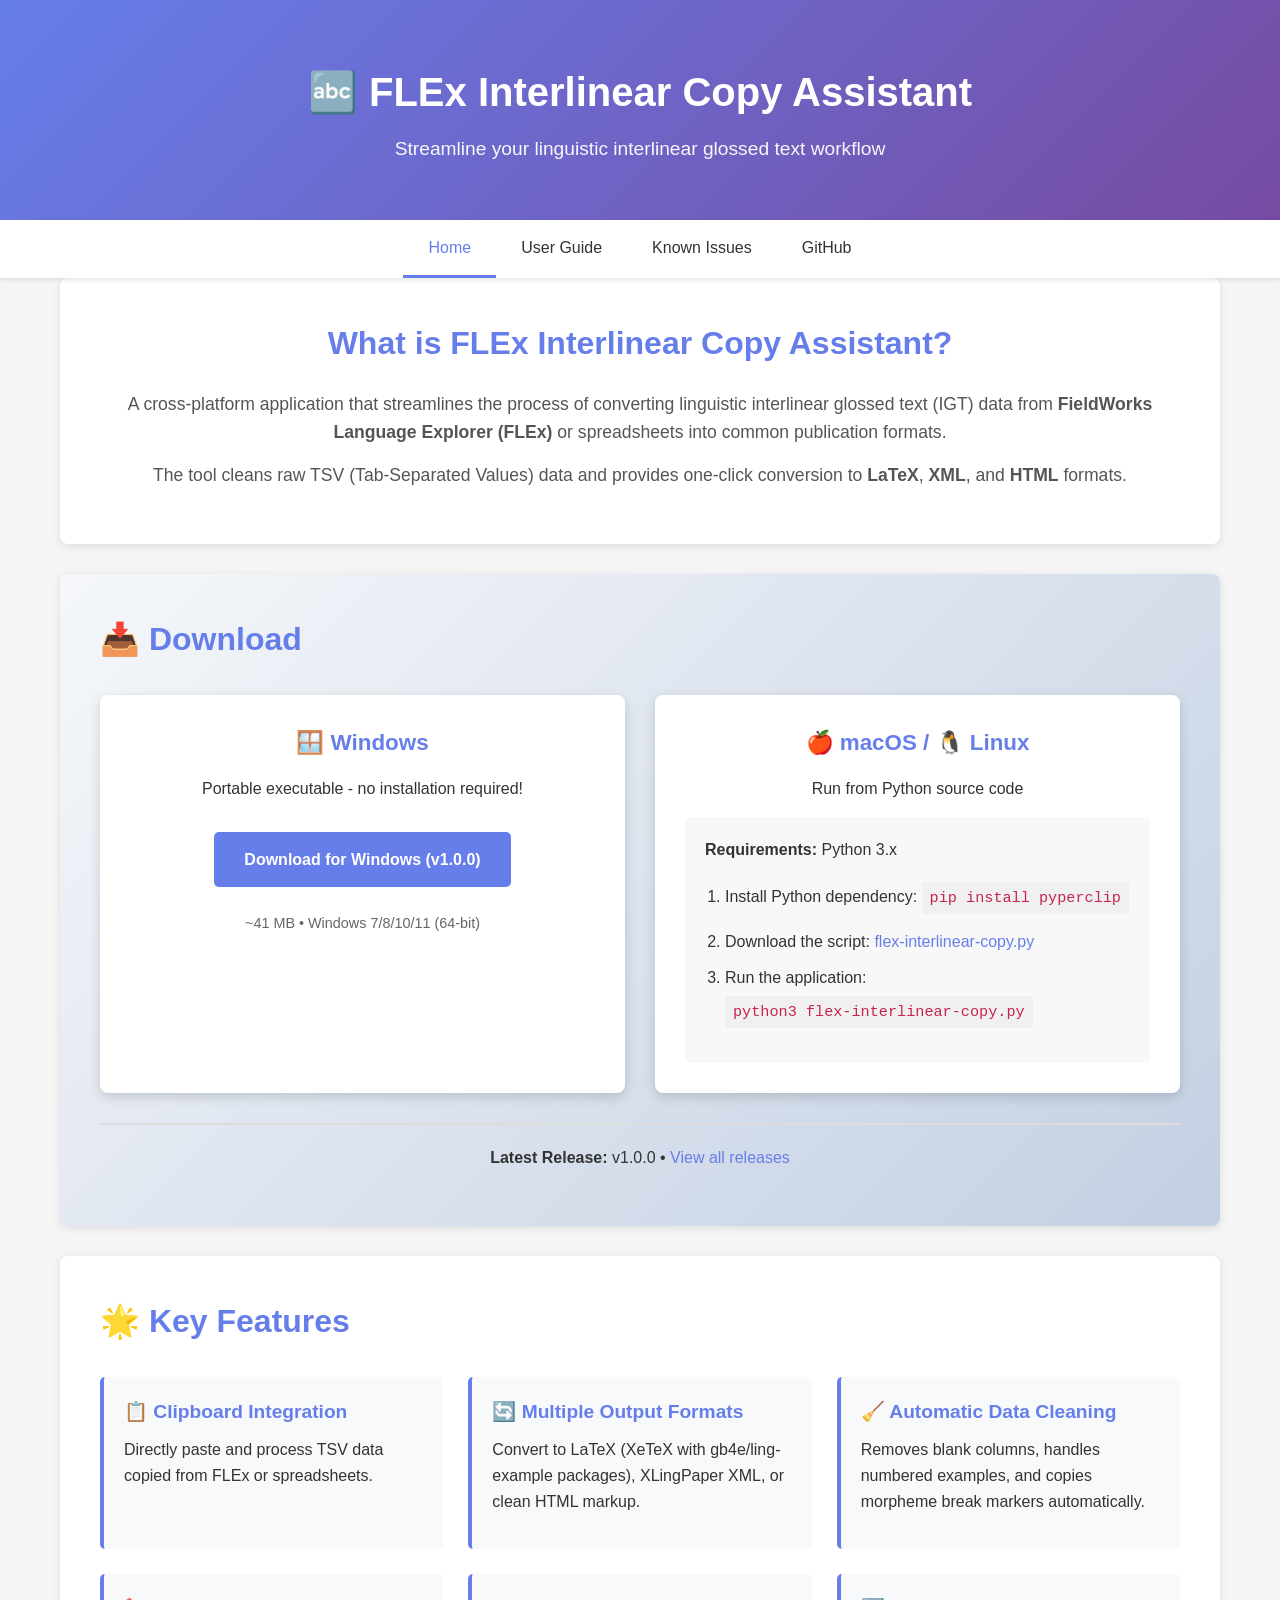
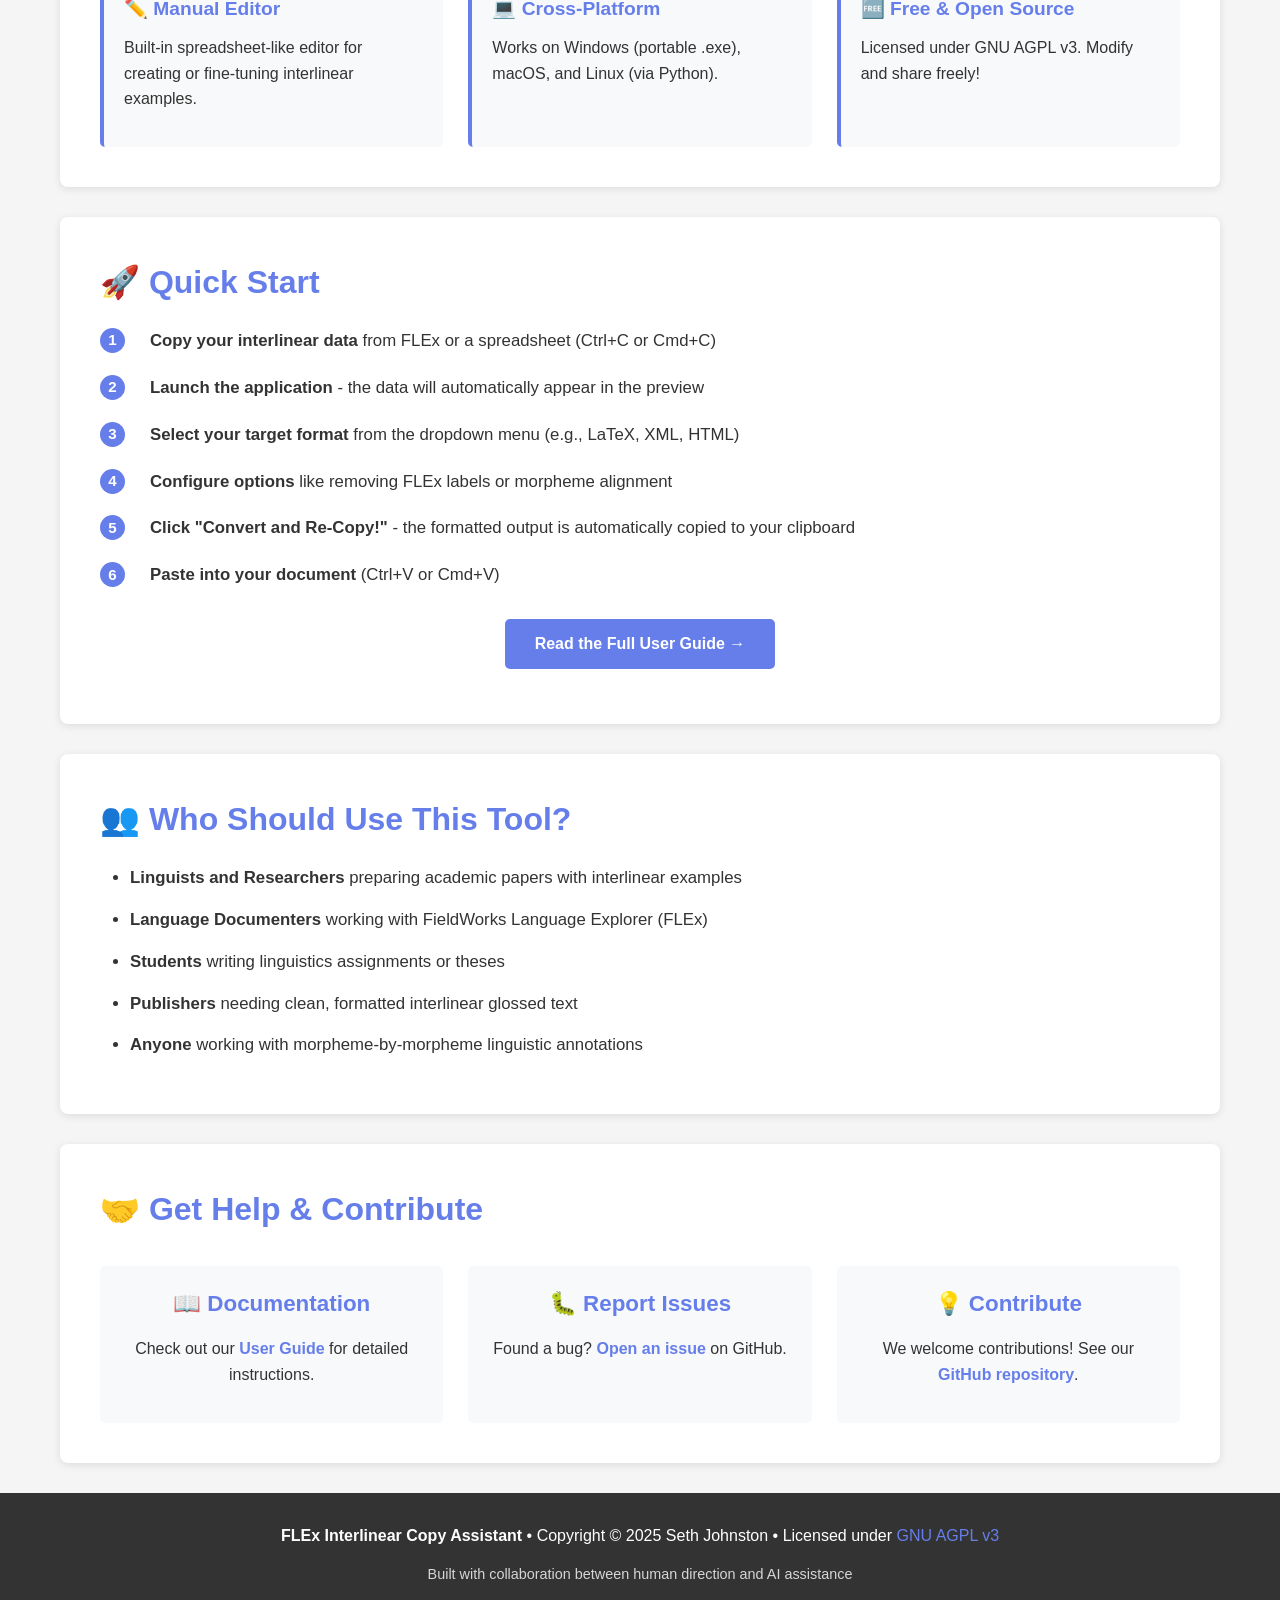
<file: docs/index.html>
<!DOCTYPE html>
<html lang="en">
<head>
    <meta charset="UTF-8">
    <meta name="viewport" content="width=device-width, initial-scale=1.0">
    <title>FLEx Interlinear Copy Assistant</title>
    <link rel="stylesheet" href="styles.css">
</head>
<body>
    <header>
        <div class="container">
            <h1>🔤 FLEx Interlinear Copy Assistant</h1>
            <p class="tagline">Streamline your linguistic interlinear glossed text workflow</p>
        </div>
    </header>

    <nav>
        <div class="container">
            <ul>
                <li><a href="index.html" class="active">Home</a></li>
                <li><a href="user-guide.html">User Guide</a></li>
                <li><a href="limitations.html">Known Issues</a></li>
                <li><a href="https://github.com/rulingAnts/flex-interlinear-copy" target="_blank">GitHub</a></li>
            </ul>
        </div>
    </nav>

    <main class="container">
        <section class="hero">
            <h2>What is FLEx Interlinear Copy Assistant?</h2>
            <p>
                A cross-platform application that streamlines the process of converting linguistic interlinear glossed text (IGT) data 
                from <strong>FieldWorks Language Explorer (FLEx)</strong> or spreadsheets into common publication formats.
            </p>
            <p>
                The tool cleans raw TSV (Tab-Separated Values) data and provides one-click conversion to <strong>LaTeX</strong>, 
                <strong>XML</strong>, and <strong>HTML</strong> formats.
            </p>
        </section>

        <section class="downloads">
            <h2>📥 Download</h2>
            
            <div class="download-options">
                <div class="download-card">
                    <h3>🪟 Windows</h3>
                    <p>Portable executable - no installation required!</p>
                    <a href="https://github.com/rulingAnts/flex-interlinear-copy/releases/download/v1.0.0/FLEx.Interlinear.Copy.Assistant.exe" class="download-button">
                        Download for Windows (v1.0.0)
                    </a>
                    <p class="file-info">~41 MB • Windows 7/8/10/11 (64-bit)</p>
                </div>

                <div class="download-card">
                    <h3>🍎 macOS / 🐧 Linux</h3>
                    <p>Run from Python source code</p>
                    <div class="code-instructions">
                        <p><strong>Requirements:</strong> Python 3.x</p>
                        <ol>
                            <li>Install Python dependency:
                                <code>pip install pyperclip</code>
                            </li>
                            <li>Download the script:
                                <a href="https://raw.githubusercontent.com/rulingAnts/flex-interlinear-copy/main/flex-interlinear-copy.py">flex-interlinear-copy.py</a>
                            </li>
                            <li>Run the application:
                                <code>python3 flex-interlinear-copy.py</code>
                            </li>
                        </ol>
                    </div>
                </div>
            </div>

            <div class="latest-release">
                <p>
                    <strong>Latest Release:</strong> v1.0.0 • 
                    <a href="https://github.com/rulingAnts/flex-interlinear-copy/releases/latest" target="_blank">View all releases</a>
                </p>
            </div>
        </section>

        <section class="features">
            <h2>🌟 Key Features</h2>
            
            <div class="feature-grid">
                <div class="feature">
                    <h3>📋 Clipboard Integration</h3>
                    <p>Directly paste and process TSV data copied from FLEx or spreadsheets.</p>
                </div>

                <div class="feature">
                    <h3>🔄 Multiple Output Formats</h3>
                    <p>Convert to LaTeX (XeTeX with gb4e/ling-example packages), XLingPaper XML, or clean HTML markup.</p>
                </div>

                <div class="feature">
                    <h3>🧹 Automatic Data Cleaning</h3>
                    <p>Removes blank columns, handles numbered examples, and copies morpheme break markers automatically.</p>
                </div>

                <div class="feature">
                    <h3>✏️ Manual Editor</h3>
                    <p>Built-in spreadsheet-like editor for creating or fine-tuning interlinear examples.</p>
                </div>

                <div class="feature">
                    <h3>💻 Cross-Platform</h3>
                    <p>Works on Windows (portable .exe), macOS, and Linux (via Python).</p>
                </div>

                <div class="feature">
                    <h3>🆓 Free & Open Source</h3>
                    <p>Licensed under GNU AGPL v3. Modify and share freely!</p>
                </div>
            </div>
        </section>

        <section class="quick-start">
            <h2>🚀 Quick Start</h2>
            <ol class="steps">
                <li>
                    <strong>Copy your interlinear data</strong> from FLEx or a spreadsheet (Ctrl+C or Cmd+C)
                </li>
                <li>
                    <strong>Launch the application</strong> - the data will automatically appear in the preview
                </li>
                <li>
                    <strong>Select your target format</strong> from the dropdown menu (e.g., LaTeX, XML, HTML)
                </li>
                <li>
                    <strong>Configure options</strong> like removing FLEx labels or morpheme alignment
                </li>
                <li>
                    <strong>Click "Convert and Re-Copy!"</strong> - the formatted output is automatically copied to your clipboard
                </li>
                <li>
                    <strong>Paste into your document</strong> (Ctrl+V or Cmd+V)
                </li>
            </ol>
            <p class="cta">
                <a href="user-guide.html" class="button">Read the Full User Guide →</a>
            </p>
        </section>

        <section class="use-cases">
            <h2>👥 Who Should Use This Tool?</h2>
            <ul>
                <li><strong>Linguists and Researchers</strong> preparing academic papers with interlinear examples</li>
                <li><strong>Language Documenters</strong> working with FieldWorks Language Explorer (FLEx)</li>
                <li><strong>Students</strong> writing linguistics assignments or theses</li>
                <li><strong>Publishers</strong> needing clean, formatted interlinear glossed text</li>
                <li><strong>Anyone</strong> working with morpheme-by-morpheme linguistic annotations</li>
            </ul>
        </section>

        <section class="support">
            <h2>🤝 Get Help & Contribute</h2>
            <div class="support-grid">
                <div class="support-card">
                    <h3>📖 Documentation</h3>
                    <p>Check out our <a href="user-guide.html">User Guide</a> for detailed instructions.</p>
                </div>
                <div class="support-card">
                    <h3>🐛 Report Issues</h3>
                    <p>Found a bug? <a href="https://github.com/rulingAnts/flex-interlinear-copy/issues" target="_blank">Open an issue</a> on GitHub.</p>
                </div>
                <div class="support-card">
                    <h3>💡 Contribute</h3>
                    <p>We welcome contributions! See our <a href="https://github.com/rulingAnts/flex-interlinear-copy" target="_blank">GitHub repository</a>.</p>
                </div>
            </div>
        </section>
    </main>

    <footer>
        <div class="container">
            <p>
                <strong>FLEx Interlinear Copy Assistant</strong> • 
                Copyright © 2025 Seth Johnston • 
                Licensed under <a href="https://www.gnu.org/licenses/agpl-3.0.html" target="_blank">GNU AGPL v3</a>
            </p>
            <p class="credits">
                Built with collaboration between human direction and AI assistance
            </p>
        </div>
    </footer>
</body>
</html>
</file>
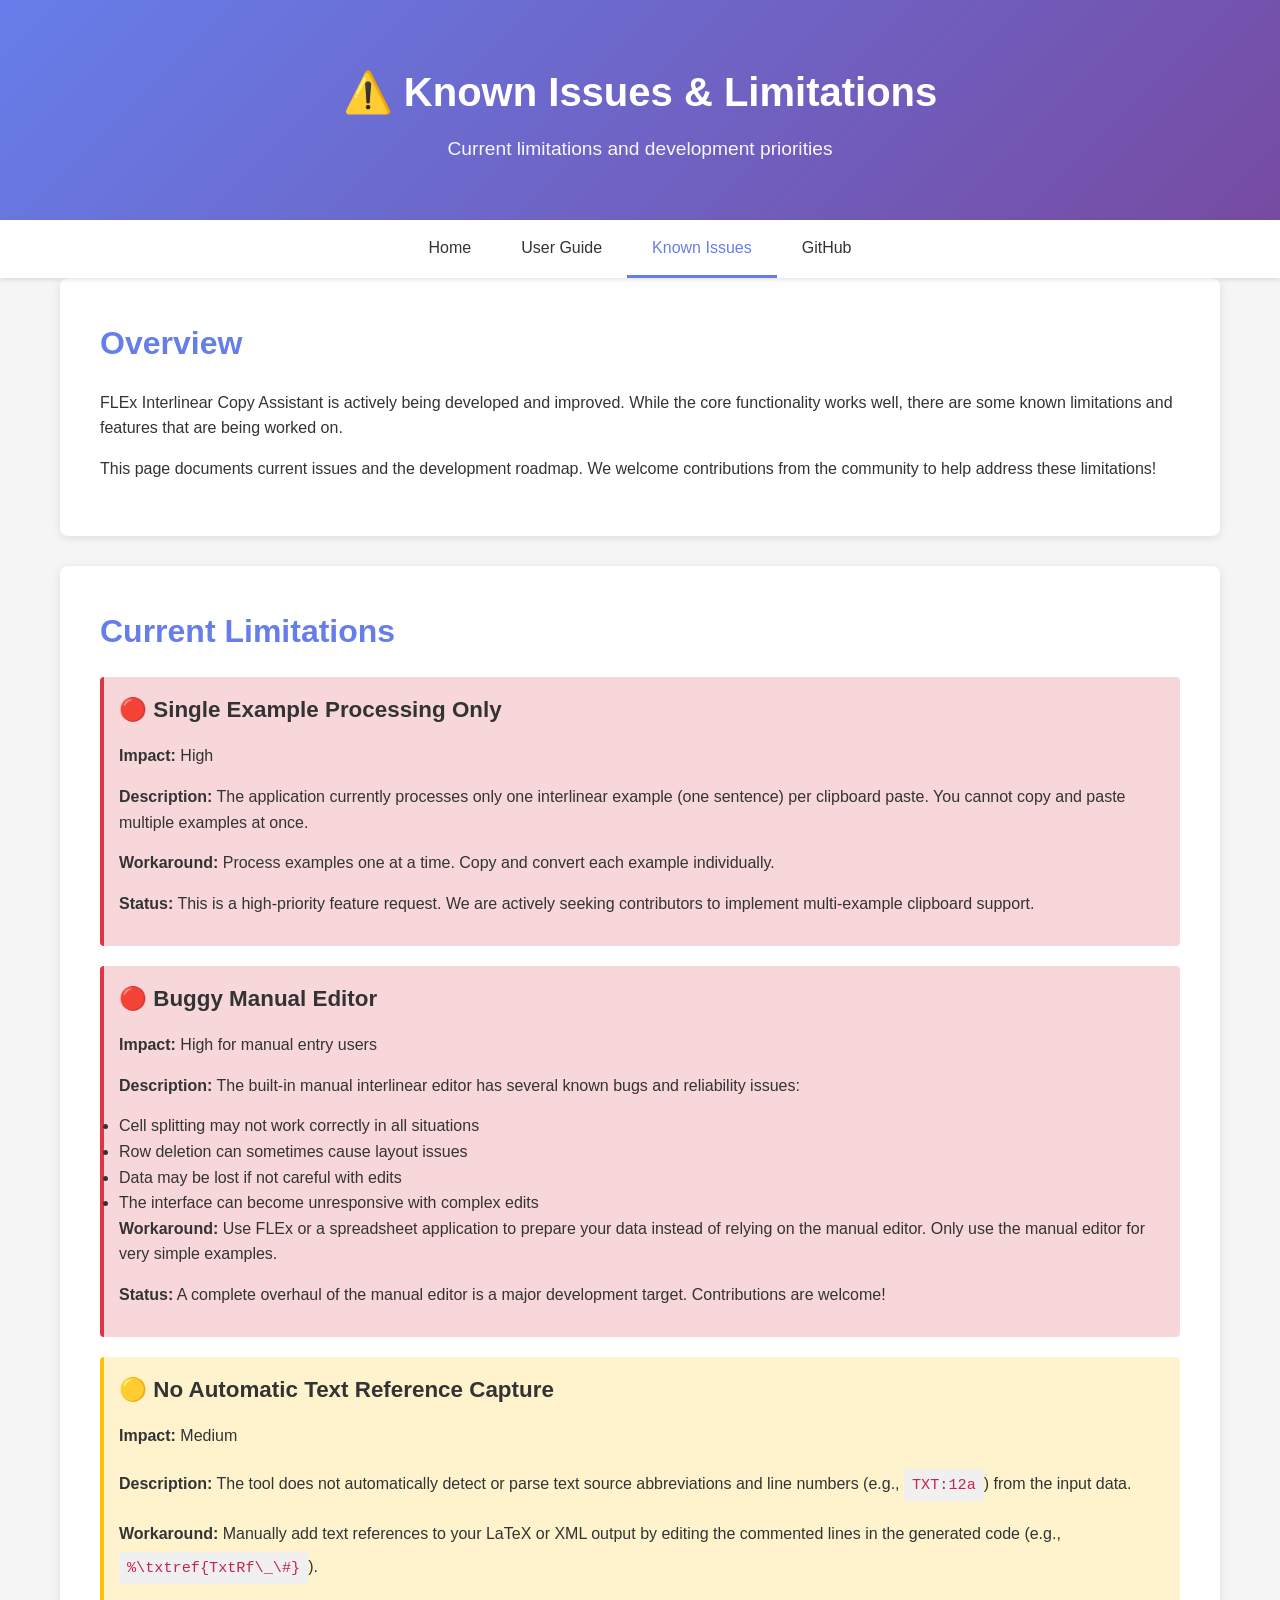
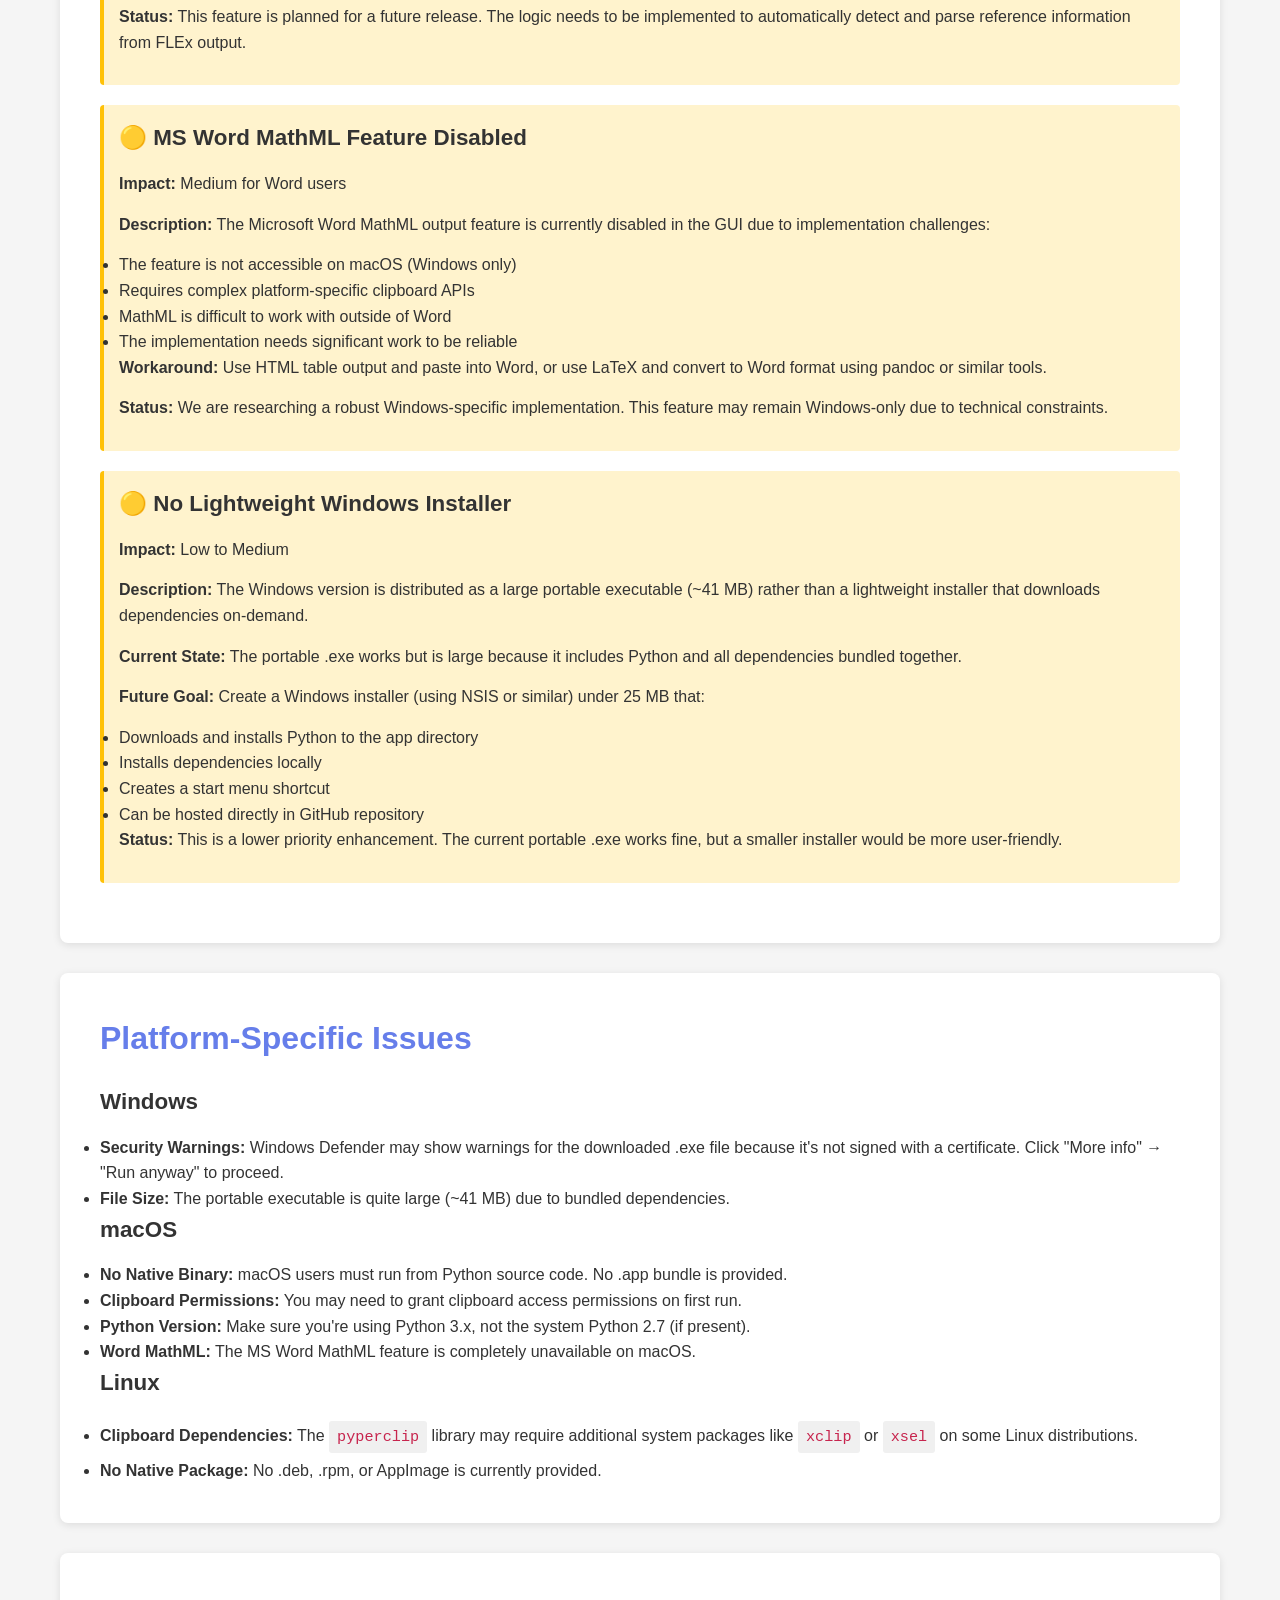
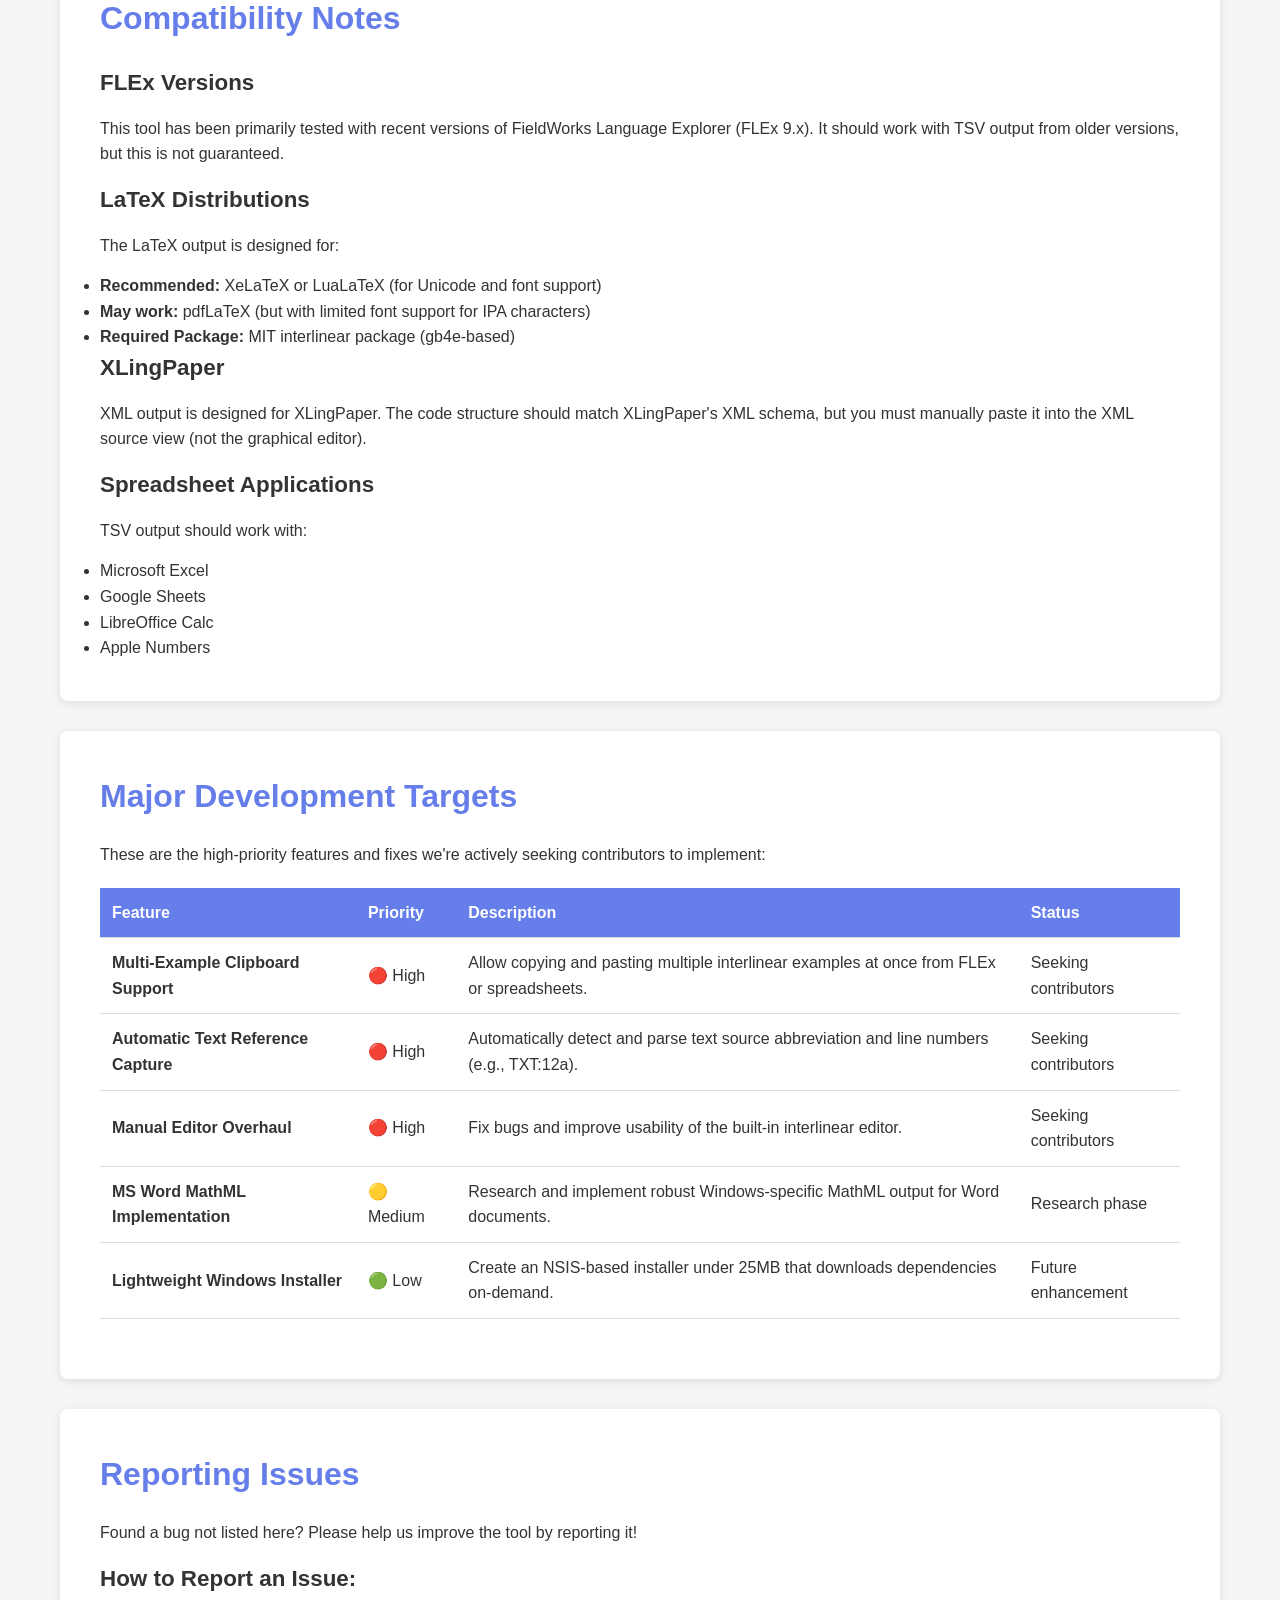
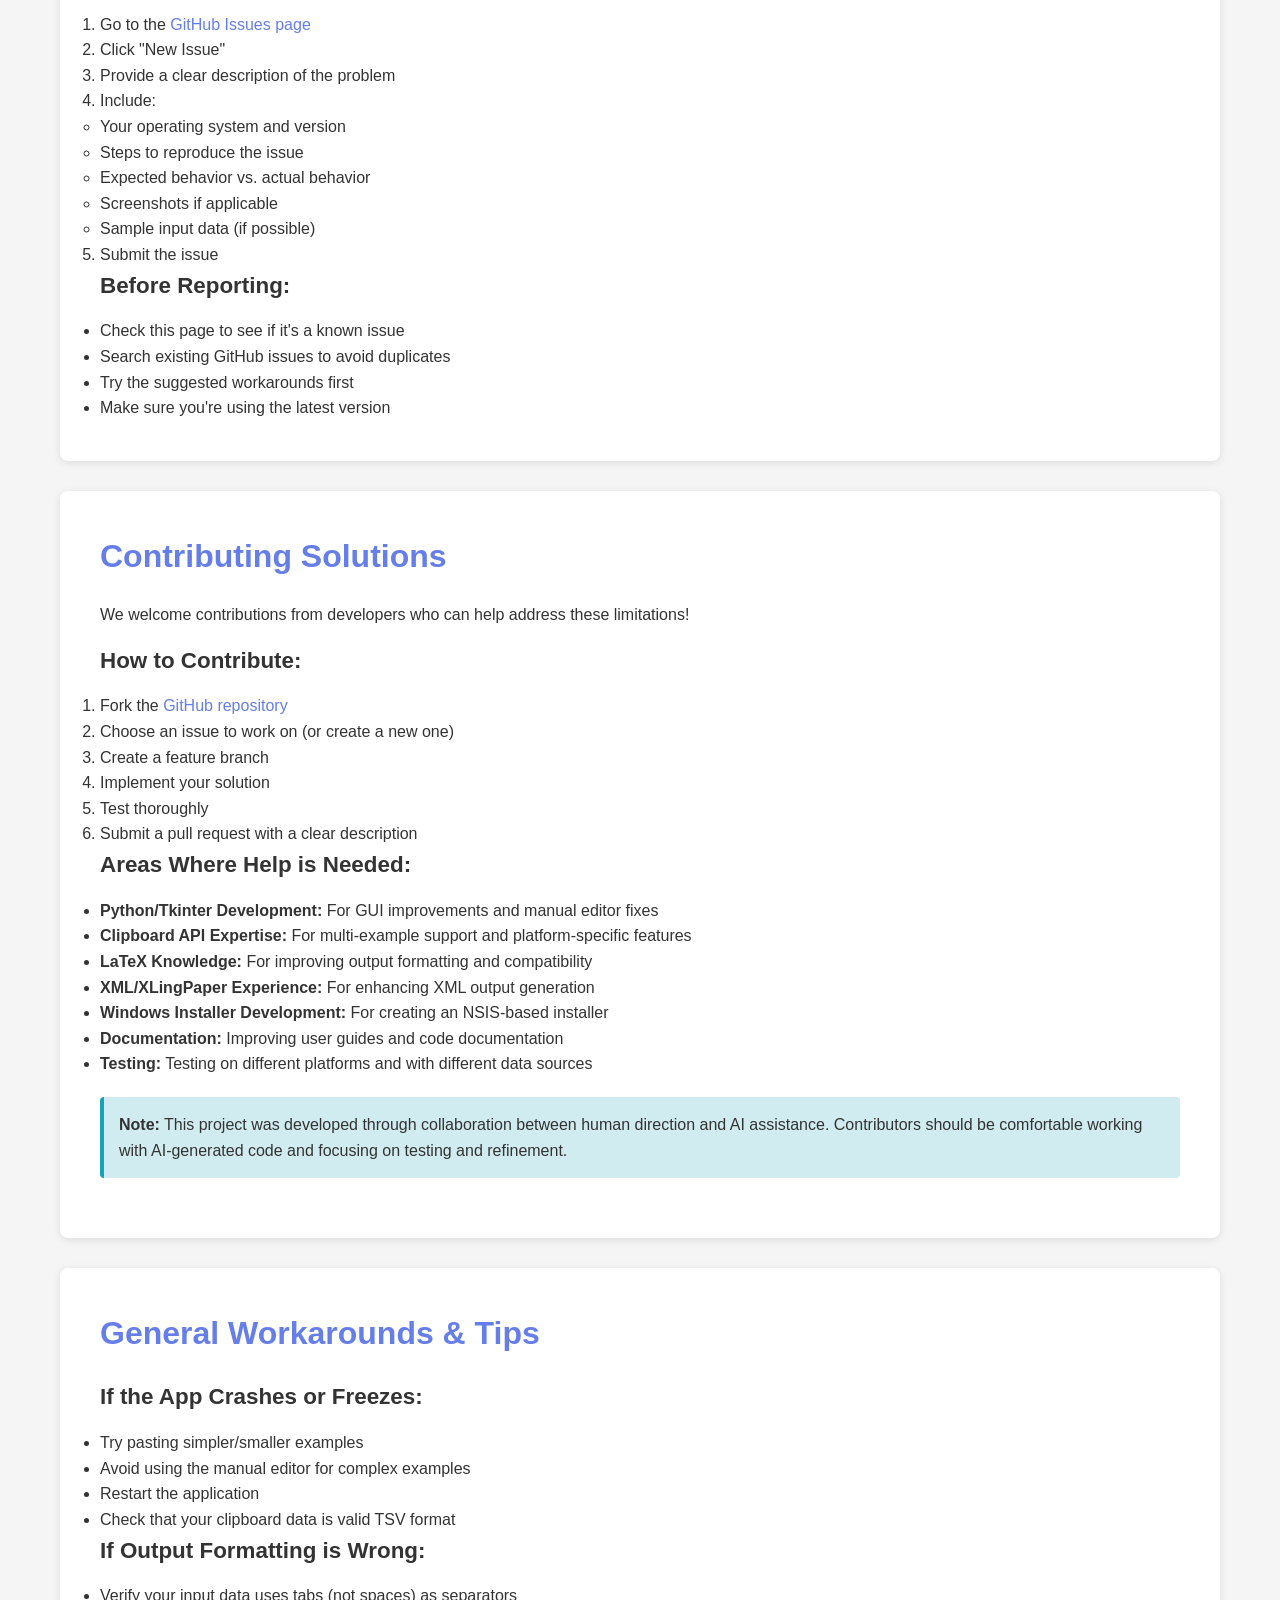
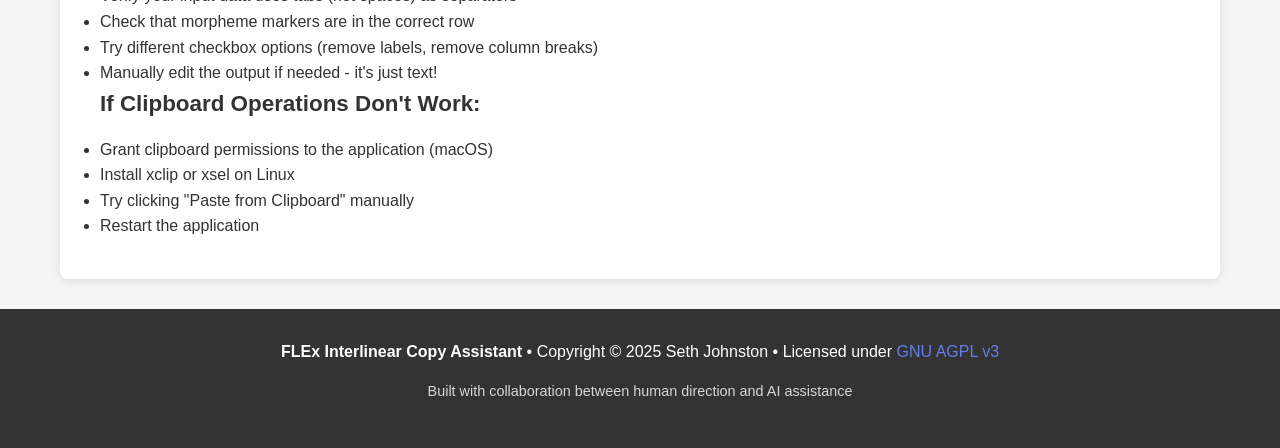
<file: docs/limitations.html>
<!DOCTYPE html>
<html lang="en">
<head>
    <meta charset="UTF-8">
    <meta name="viewport" content="width=device-width, initial-scale=1.0">
    <title>Known Issues & Limitations - FLEx Interlinear Copy Assistant</title>
    <link rel="stylesheet" href="styles.css">
</head>
<body>
    <header>
        <div class="container">
            <h1>⚠️ Known Issues & Limitations</h1>
            <p class="tagline">Current limitations and development priorities</p>
        </div>
    </header>

    <nav>
        <div class="container">
            <ul>
                <li><a href="index.html">Home</a></li>
                <li><a href="user-guide.html">User Guide</a></li>
                <li><a href="limitations.html" class="active">Known Issues</a></li>
                <li><a href="https://github.com/rulingAnts/flex-interlinear-copy" target="_blank">GitHub</a></li>
            </ul>
        </div>
    </nav>

    <main class="container">
        <section id="overview">
            <h2>Overview</h2>
            <p>
                FLEx Interlinear Copy Assistant is actively being developed and improved. While the core functionality
                works well, there are some known limitations and features that are being worked on.
            </p>
            <p>
                This page documents current issues and the development roadmap. We welcome contributions from the community
                to help address these limitations!
            </p>
        </section>

        <section id="current-limitations">
            <h2>Current Limitations</h2>

            <div class="error">
                <h3>🔴 Single Example Processing Only</h3>
                <p><strong>Impact:</strong> High</p>
                <p>
                    <strong>Description:</strong> The application currently processes only one interlinear example 
                    (one sentence) per clipboard paste. You cannot copy and paste multiple examples at once.
                </p>
                <p>
                    <strong>Workaround:</strong> Process examples one at a time. Copy and convert each example individually.
                </p>
                <p>
                    <strong>Status:</strong> This is a high-priority feature request. We are actively seeking contributors
                    to implement multi-example clipboard support.
                </p>
            </div>

            <div class="error">
                <h3>🔴 Buggy Manual Editor</h3>
                <p><strong>Impact:</strong> High for manual entry users</p>
                <p>
                    <strong>Description:</strong> The built-in manual interlinear editor has several known bugs and
                    reliability issues:
                </p>
                <ul>
                    <li>Cell splitting may not work correctly in all situations</li>
                    <li>Row deletion can sometimes cause layout issues</li>
                    <li>Data may be lost if not careful with edits</li>
                    <li>The interface can become unresponsive with complex edits</li>
                </ul>
                <p>
                    <strong>Workaround:</strong> Use FLEx or a spreadsheet application to prepare your data instead
                    of relying on the manual editor. Only use the manual editor for very simple examples.
                </p>
                <p>
                    <strong>Status:</strong> A complete overhaul of the manual editor is a major development target.
                    Contributions are welcome!
                </p>
            </div>

            <div class="warning">
                <h3>🟡 No Automatic Text Reference Capture</h3>
                <p><strong>Impact:</strong> Medium</p>
                <p>
                    <strong>Description:</strong> The tool does not automatically detect or parse text source abbreviations
                    and line numbers (e.g., <code>TXT:12a</code>) from the input data.
                </p>
                <p>
                    <strong>Workaround:</strong> Manually add text references to your LaTeX or XML output by editing
                    the commented lines in the generated code (e.g., <code>%\txtref{TxtRf\_\#}</code>).
                </p>
                <p>
                    <strong>Status:</strong> This feature is planned for a future release. The logic needs to be 
                    implemented to automatically detect and parse reference information from FLEx output.
                </p>
            </div>

            <div class="warning">
                <h3>🟡 MS Word MathML Feature Disabled</h3>
                <p><strong>Impact:</strong> Medium for Word users</p>
                <p>
                    <strong>Description:</strong> The Microsoft Word MathML output feature is currently disabled in
                    the GUI due to implementation challenges:
                </p>
                <ul>
                    <li>The feature is not accessible on macOS (Windows only)</li>
                    <li>Requires complex platform-specific clipboard APIs</li>
                    <li>MathML is difficult to work with outside of Word</li>
                    <li>The implementation needs significant work to be reliable</li>
                </ul>
                <p>
                    <strong>Workaround:</strong> Use HTML table output and paste into Word, or use LaTeX and convert
                    to Word format using pandoc or similar tools.
                </p>
                <p>
                    <strong>Status:</strong> We are researching a robust Windows-specific implementation. This feature
                    may remain Windows-only due to technical constraints.
                </p>
            </div>

            <div class="warning">
                <h3>🟡 No Lightweight Windows Installer</h3>
                <p><strong>Impact:</strong> Low to Medium</p>
                <p>
                    <strong>Description:</strong> The Windows version is distributed as a large portable executable
                    (~41 MB) rather than a lightweight installer that downloads dependencies on-demand.
                </p>
                <p>
                    <strong>Current State:</strong> The portable .exe works but is large because it includes Python
                    and all dependencies bundled together.
                </p>
                <p>
                    <strong>Future Goal:</strong> Create a Windows installer (using NSIS or similar) under 25 MB that:
                </p>
                <ul>
                    <li>Downloads and installs Python to the app directory</li>
                    <li>Installs dependencies locally</li>
                    <li>Creates a start menu shortcut</li>
                    <li>Can be hosted directly in GitHub repository</li>
                </ul>
                <p>
                    <strong>Status:</strong> This is a lower priority enhancement. The current portable .exe works fine,
                    but a smaller installer would be more user-friendly.
                </p>
            </div>
        </section>

        <section id="platform-specific">
            <h2>Platform-Specific Issues</h2>

            <h3>Windows</h3>
            <ul>
                <li><strong>Security Warnings:</strong> Windows Defender may show warnings for the downloaded .exe file
                    because it's not signed with a certificate. Click "More info" → "Run anyway" to proceed.</li>
                <li><strong>File Size:</strong> The portable executable is quite large (~41 MB) due to bundled dependencies.</li>
            </ul>

            <h3>macOS</h3>
            <ul>
                <li><strong>No Native Binary:</strong> macOS users must run from Python source code. No .app bundle is provided.</li>
                <li><strong>Clipboard Permissions:</strong> You may need to grant clipboard access permissions on first run.</li>
                <li><strong>Python Version:</strong> Make sure you're using Python 3.x, not the system Python 2.7 (if present).</li>
                <li><strong>Word MathML:</strong> The MS Word MathML feature is completely unavailable on macOS.</li>
            </ul>

            <h3>Linux</h3>
            <ul>
                <li><strong>Clipboard Dependencies:</strong> The <code>pyperclip</code> library may require additional system
                    packages like <code>xclip</code> or <code>xsel</code> on some Linux distributions.</li>
                <li><strong>No Native Package:</strong> No .deb, .rpm, or AppImage is currently provided.</li>
            </ul>
        </section>

        <section id="compatibility">
            <h2>Compatibility Notes</h2>

            <h3>FLEx Versions</h3>
            <p>
                This tool has been primarily tested with recent versions of FieldWorks Language Explorer (FLEx 9.x).
                It should work with TSV output from older versions, but this is not guaranteed.
            </p>

            <h3>LaTeX Distributions</h3>
            <p>
                The LaTeX output is designed for:
            </p>
            <ul>
                <li><strong>Recommended:</strong> XeLaTeX or LuaLaTeX (for Unicode and font support)</li>
                <li><strong>May work:</strong> pdfLaTeX (but with limited font support for IPA characters)</li>
                <li><strong>Required Package:</strong> MIT interlinear package (gb4e-based)</li>
            </ul>

            <h3>XLingPaper</h3>
            <p>
                XML output is designed for XLingPaper. The code structure should match XLingPaper's XML schema,
                but you must manually paste it into the XML source view (not the graphical editor).
            </p>

            <h3>Spreadsheet Applications</h3>
            <p>
                TSV output should work with:
            </p>
            <ul>
                <li>Microsoft Excel</li>
                <li>Google Sheets</li>
                <li>LibreOffice Calc</li>
                <li>Apple Numbers</li>
            </ul>
        </section>

        <section id="development-priorities">
            <h2>Major Development Targets</h2>
            <p>
                These are the high-priority features and fixes we're actively seeking contributors to implement:
            </p>

            <table>
                <thead>
                    <tr>
                        <th>Feature</th>
                        <th>Priority</th>
                        <th>Description</th>
                        <th>Status</th>
                    </tr>
                </thead>
                <tbody>
                    <tr>
                        <td><strong>Multi-Example Clipboard Support</strong></td>
                        <td>🔴 High</td>
                        <td>Allow copying and pasting multiple interlinear examples at once from FLEx or spreadsheets.</td>
                        <td>Seeking contributors</td>
                    </tr>
                    <tr>
                        <td><strong>Automatic Text Reference Capture</strong></td>
                        <td>🔴 High</td>
                        <td>Automatically detect and parse text source abbreviation and line numbers (e.g., TXT:12a).</td>
                        <td>Seeking contributors</td>
                    </tr>
                    <tr>
                        <td><strong>Manual Editor Overhaul</strong></td>
                        <td>🔴 High</td>
                        <td>Fix bugs and improve usability of the built-in interlinear editor.</td>
                        <td>Seeking contributors</td>
                    </tr>
                    <tr>
                        <td><strong>MS Word MathML Implementation</strong></td>
                        <td>🟡 Medium</td>
                        <td>Research and implement robust Windows-specific MathML output for Word documents.</td>
                        <td>Research phase</td>
                    </tr>
                    <tr>
                        <td><strong>Lightweight Windows Installer</strong></td>
                        <td>🟢 Low</td>
                        <td>Create an NSIS-based installer under 25MB that downloads dependencies on-demand.</td>
                        <td>Future enhancement</td>
                    </tr>
                </tbody>
            </table>
        </section>

        <section id="reporting">
            <h2>Reporting Issues</h2>
            <p>
                Found a bug not listed here? Please help us improve the tool by reporting it!
            </p>

            <h3>How to Report an Issue:</h3>
            <ol>
                <li>Go to the <a href="https://github.com/rulingAnts/flex-interlinear-copy/issues" target="_blank">GitHub Issues page</a></li>
                <li>Click "New Issue"</li>
                <li>Provide a clear description of the problem</li>
                <li>Include:
                    <ul>
                        <li>Your operating system and version</li>
                        <li>Steps to reproduce the issue</li>
                        <li>Expected behavior vs. actual behavior</li>
                        <li>Screenshots if applicable</li>
                        <li>Sample input data (if possible)</li>
                    </ul>
                </li>
                <li>Submit the issue</li>
            </ol>

            <h3>Before Reporting:</h3>
            <ul>
                <li>Check this page to see if it's a known issue</li>
                <li>Search existing GitHub issues to avoid duplicates</li>
                <li>Try the suggested workarounds first</li>
                <li>Make sure you're using the latest version</li>
            </ul>
        </section>

        <section id="contributing">
            <h2>Contributing Solutions</h2>
            <p>
                We welcome contributions from developers who can help address these limitations!
            </p>

            <h3>How to Contribute:</h3>
            <ol>
                <li>Fork the <a href="https://github.com/rulingAnts/flex-interlinear-copy" target="_blank">GitHub repository</a></li>
                <li>Choose an issue to work on (or create a new one)</li>
                <li>Create a feature branch</li>
                <li>Implement your solution</li>
                <li>Test thoroughly</li>
                <li>Submit a pull request with a clear description</li>
            </ol>

            <h3>Areas Where Help is Needed:</h3>
            <ul>
                <li><strong>Python/Tkinter Development:</strong> For GUI improvements and manual editor fixes</li>
                <li><strong>Clipboard API Expertise:</strong> For multi-example support and platform-specific features</li>
                <li><strong>LaTeX Knowledge:</strong> For improving output formatting and compatibility</li>
                <li><strong>XML/XLingPaper Experience:</strong> For enhancing XML output generation</li>
                <li><strong>Windows Installer Development:</strong> For creating an NSIS-based installer</li>
                <li><strong>Documentation:</strong> Improving user guides and code documentation</li>
                <li><strong>Testing:</strong> Testing on different platforms and with different data sources</li>
            </ul>

            <div class="info">
                <strong>Note:</strong> This project was developed through collaboration between human direction and AI
                assistance. Contributors should be comfortable working with AI-generated code and focusing on
                testing and refinement.
            </div>
        </section>

        <section id="workarounds">
            <h2>General Workarounds & Tips</h2>

            <h3>If the App Crashes or Freezes:</h3>
            <ul>
                <li>Try pasting simpler/smaller examples</li>
                <li>Avoid using the manual editor for complex examples</li>
                <li>Restart the application</li>
                <li>Check that your clipboard data is valid TSV format</li>
            </ul>

            <h3>If Output Formatting is Wrong:</h3>
            <ul>
                <li>Verify your input data uses tabs (not spaces) as separators</li>
                <li>Check that morpheme markers are in the correct row</li>
                <li>Try different checkbox options (remove labels, remove column breaks)</li>
                <li>Manually edit the output if needed - it's just text!</li>
            </ul>

            <h3>If Clipboard Operations Don't Work:</h3>
            <ul>
                <li>Grant clipboard permissions to the application (macOS)</li>
                <li>Install xclip or xsel on Linux</li>
                <li>Try clicking "Paste from Clipboard" manually</li>
                <li>Restart the application</li>
            </ul>
        </section>
    </main>

    <footer>
        <div class="container">
            <p>
                <strong>FLEx Interlinear Copy Assistant</strong> • 
                Copyright © 2025 Seth Johnston • 
                Licensed under <a href="https://www.gnu.org/licenses/agpl-3.0.html" target="_blank">GNU AGPL v3</a>
            </p>
            <p class="credits">
                Built with collaboration between human direction and AI assistance
            </p>
        </div>
    </footer>
</body>
</html>
</file>
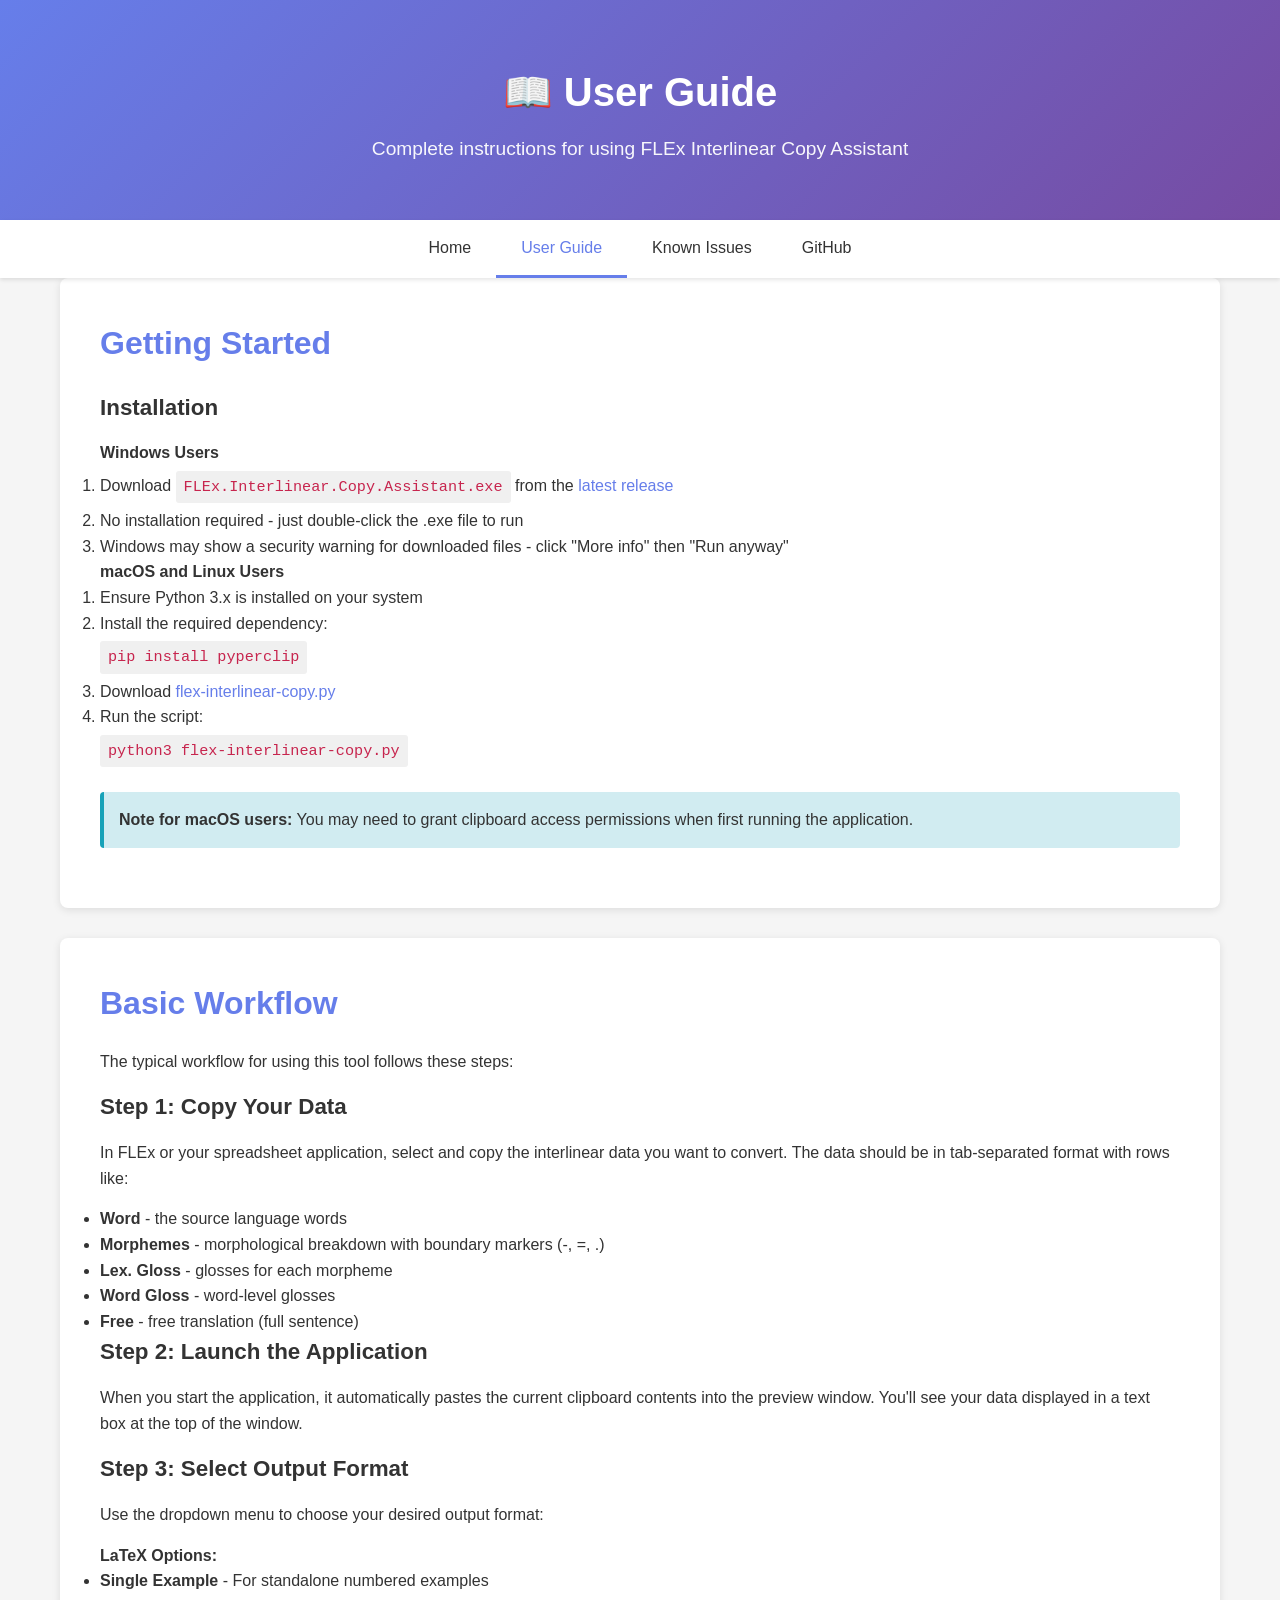
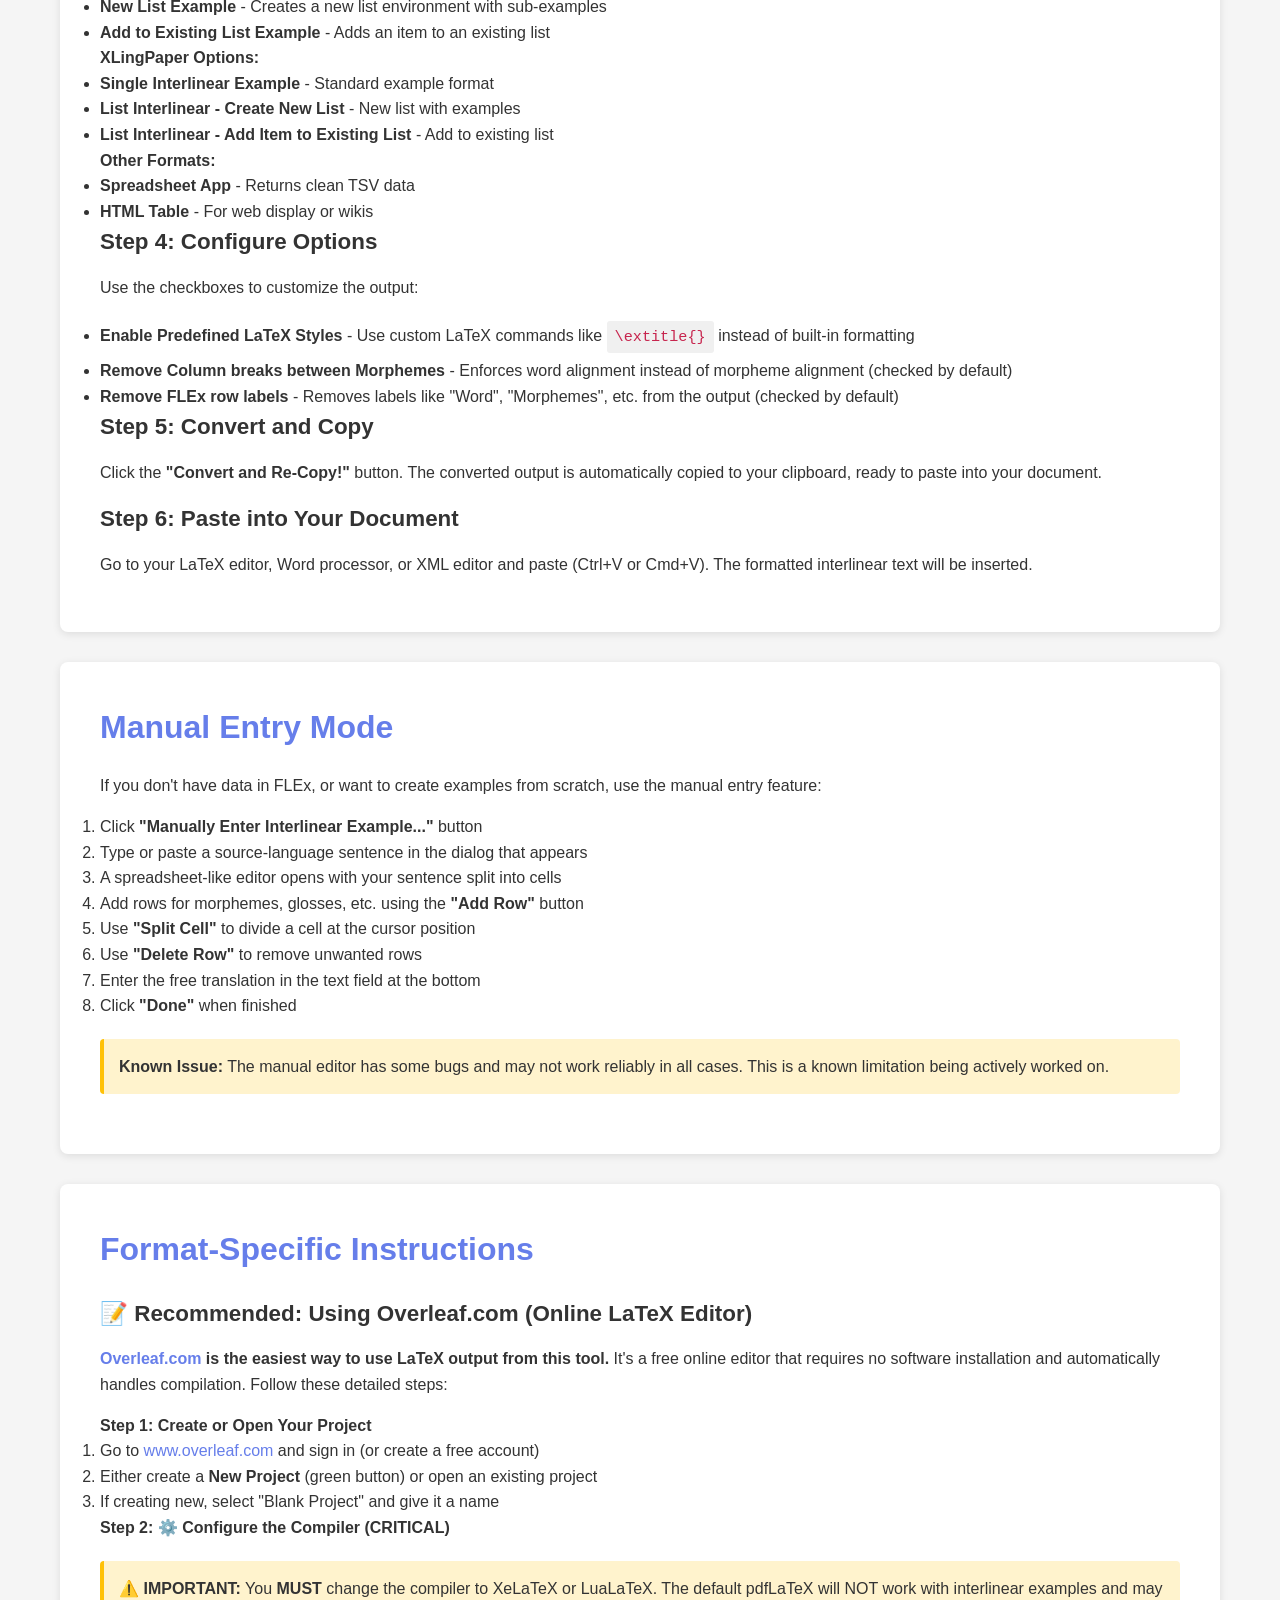
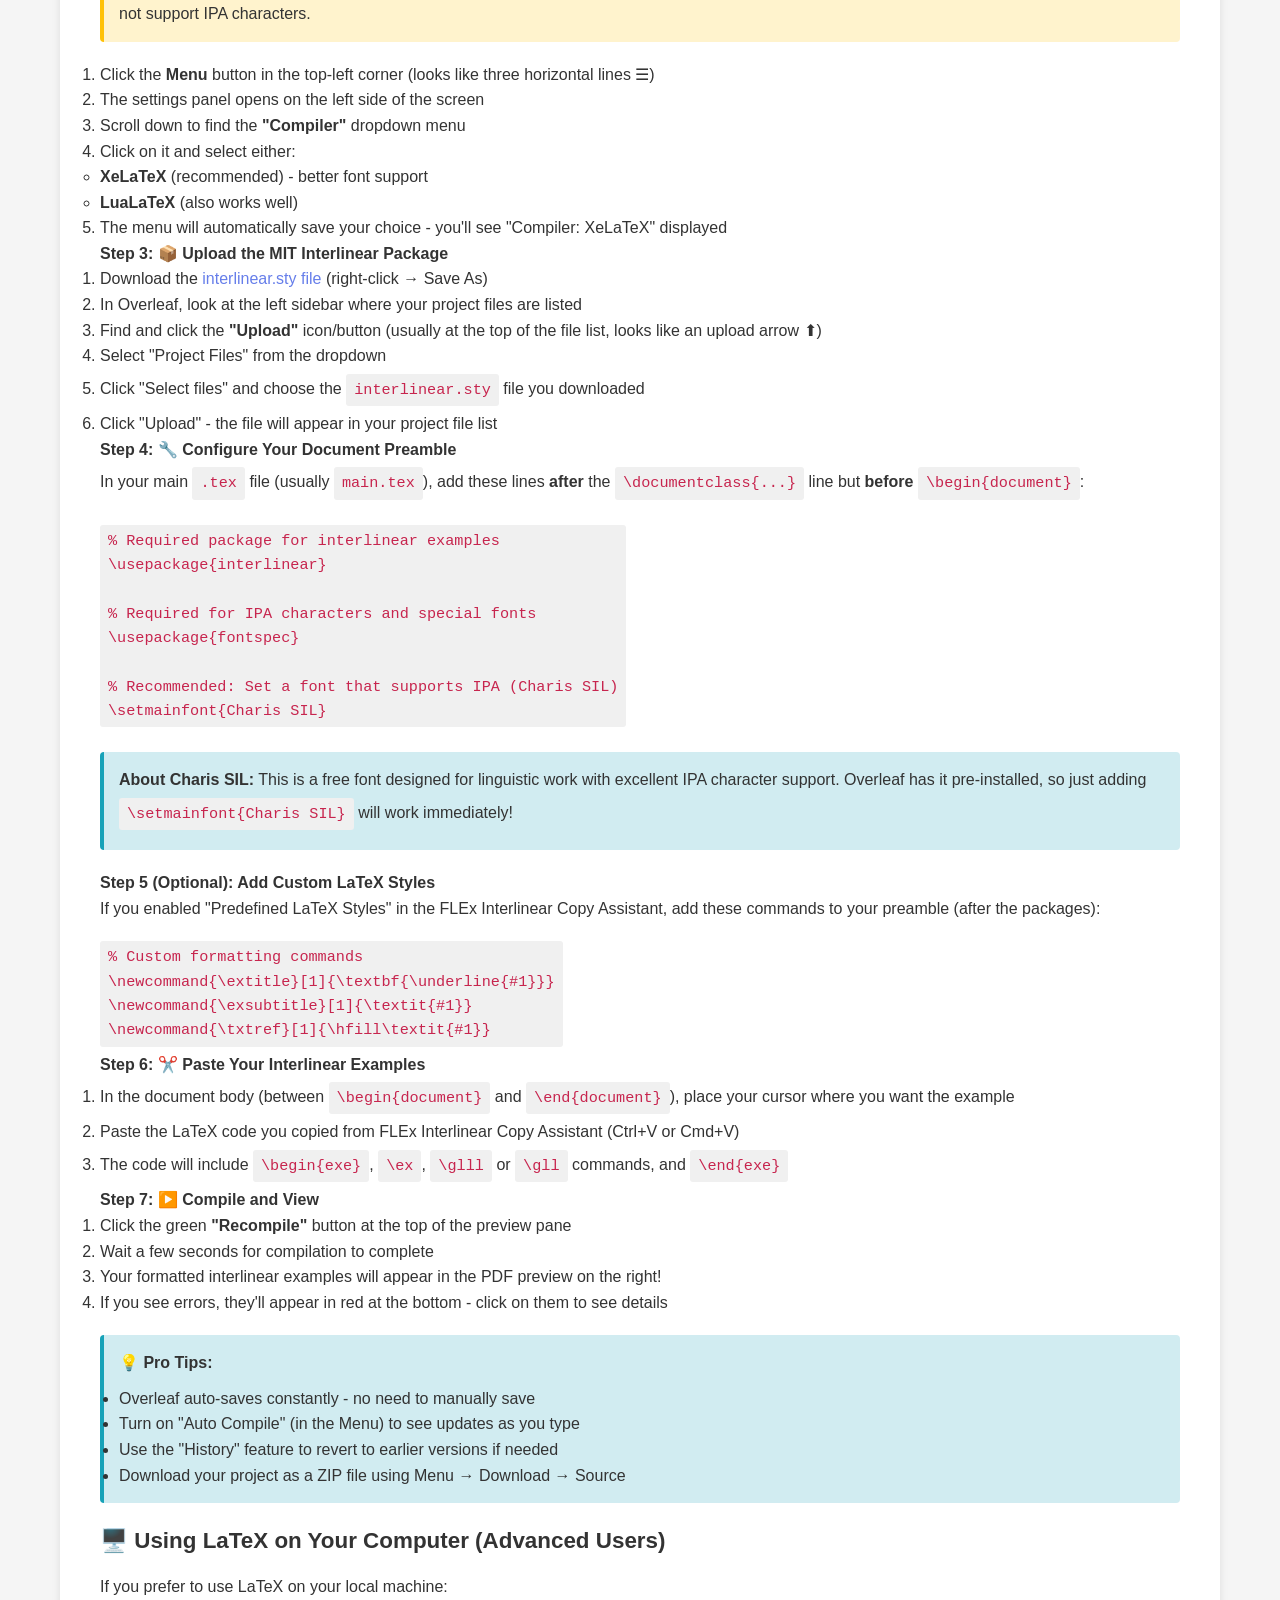
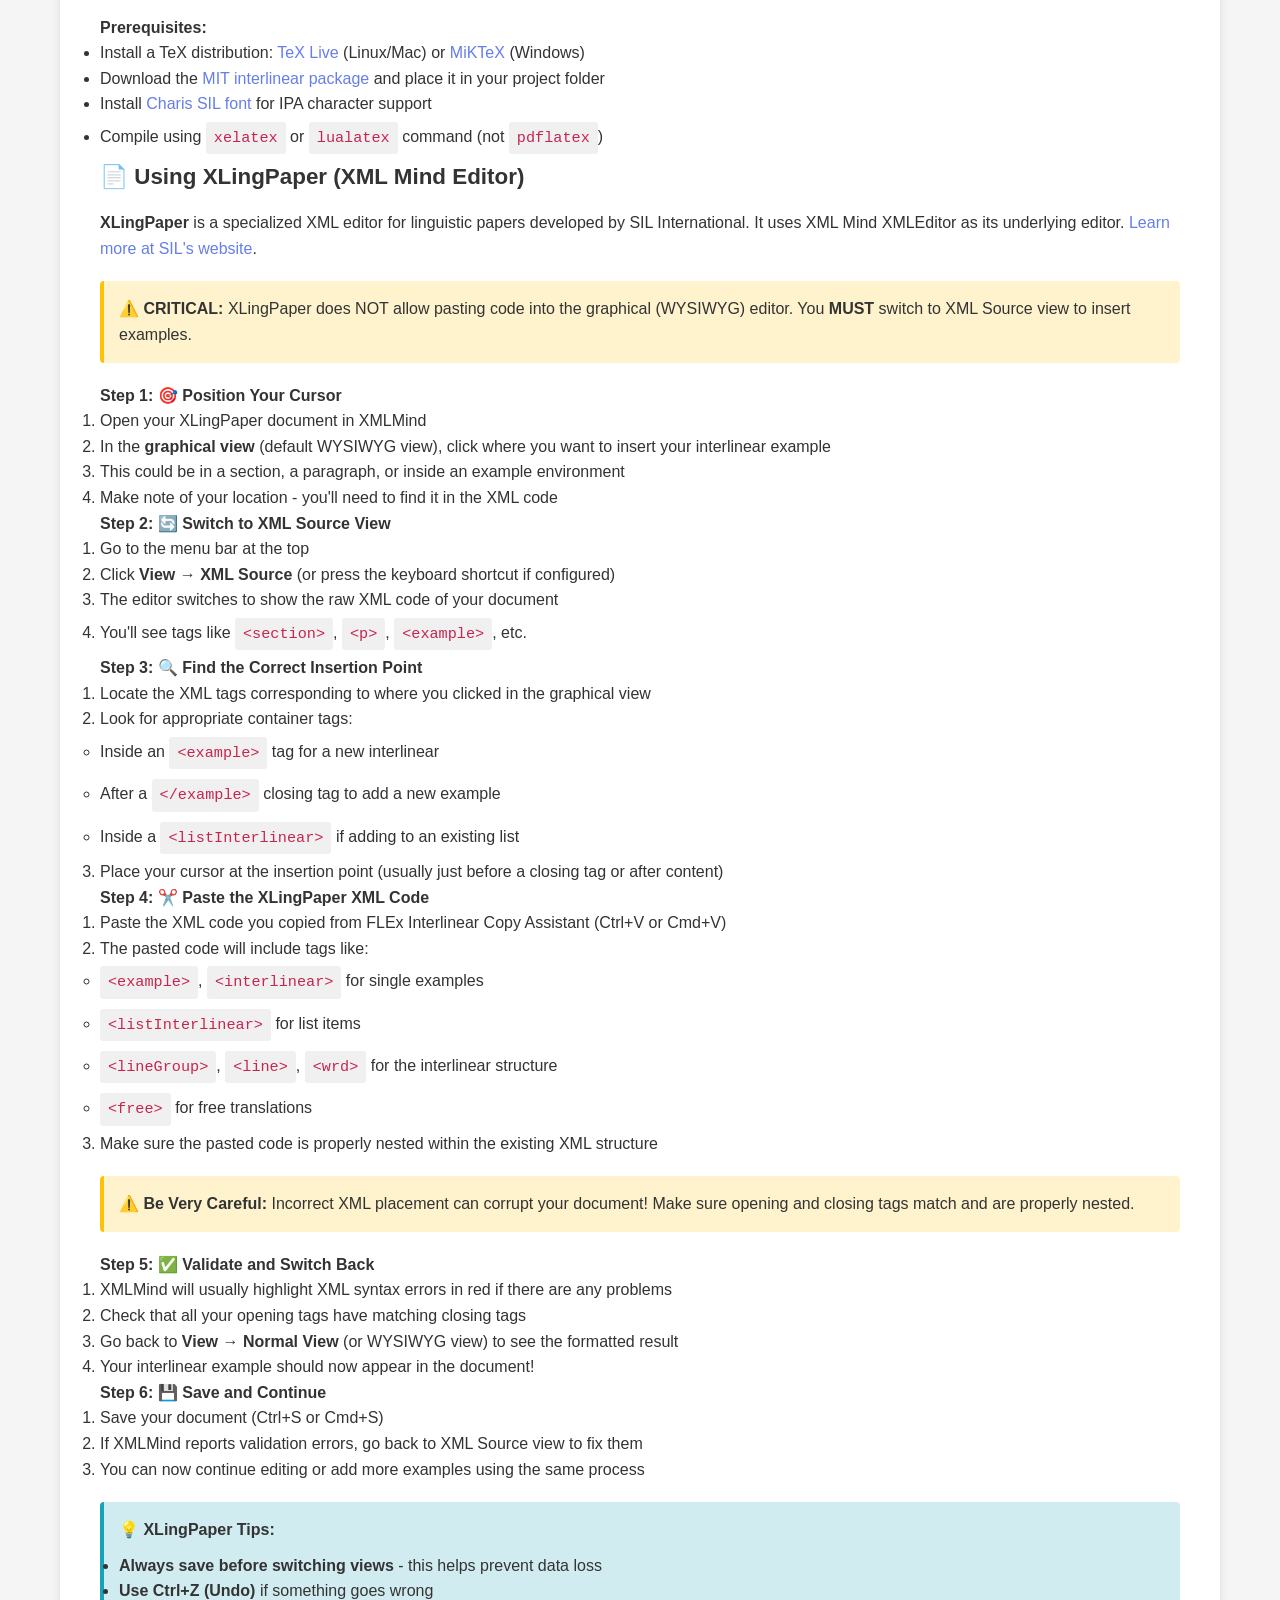
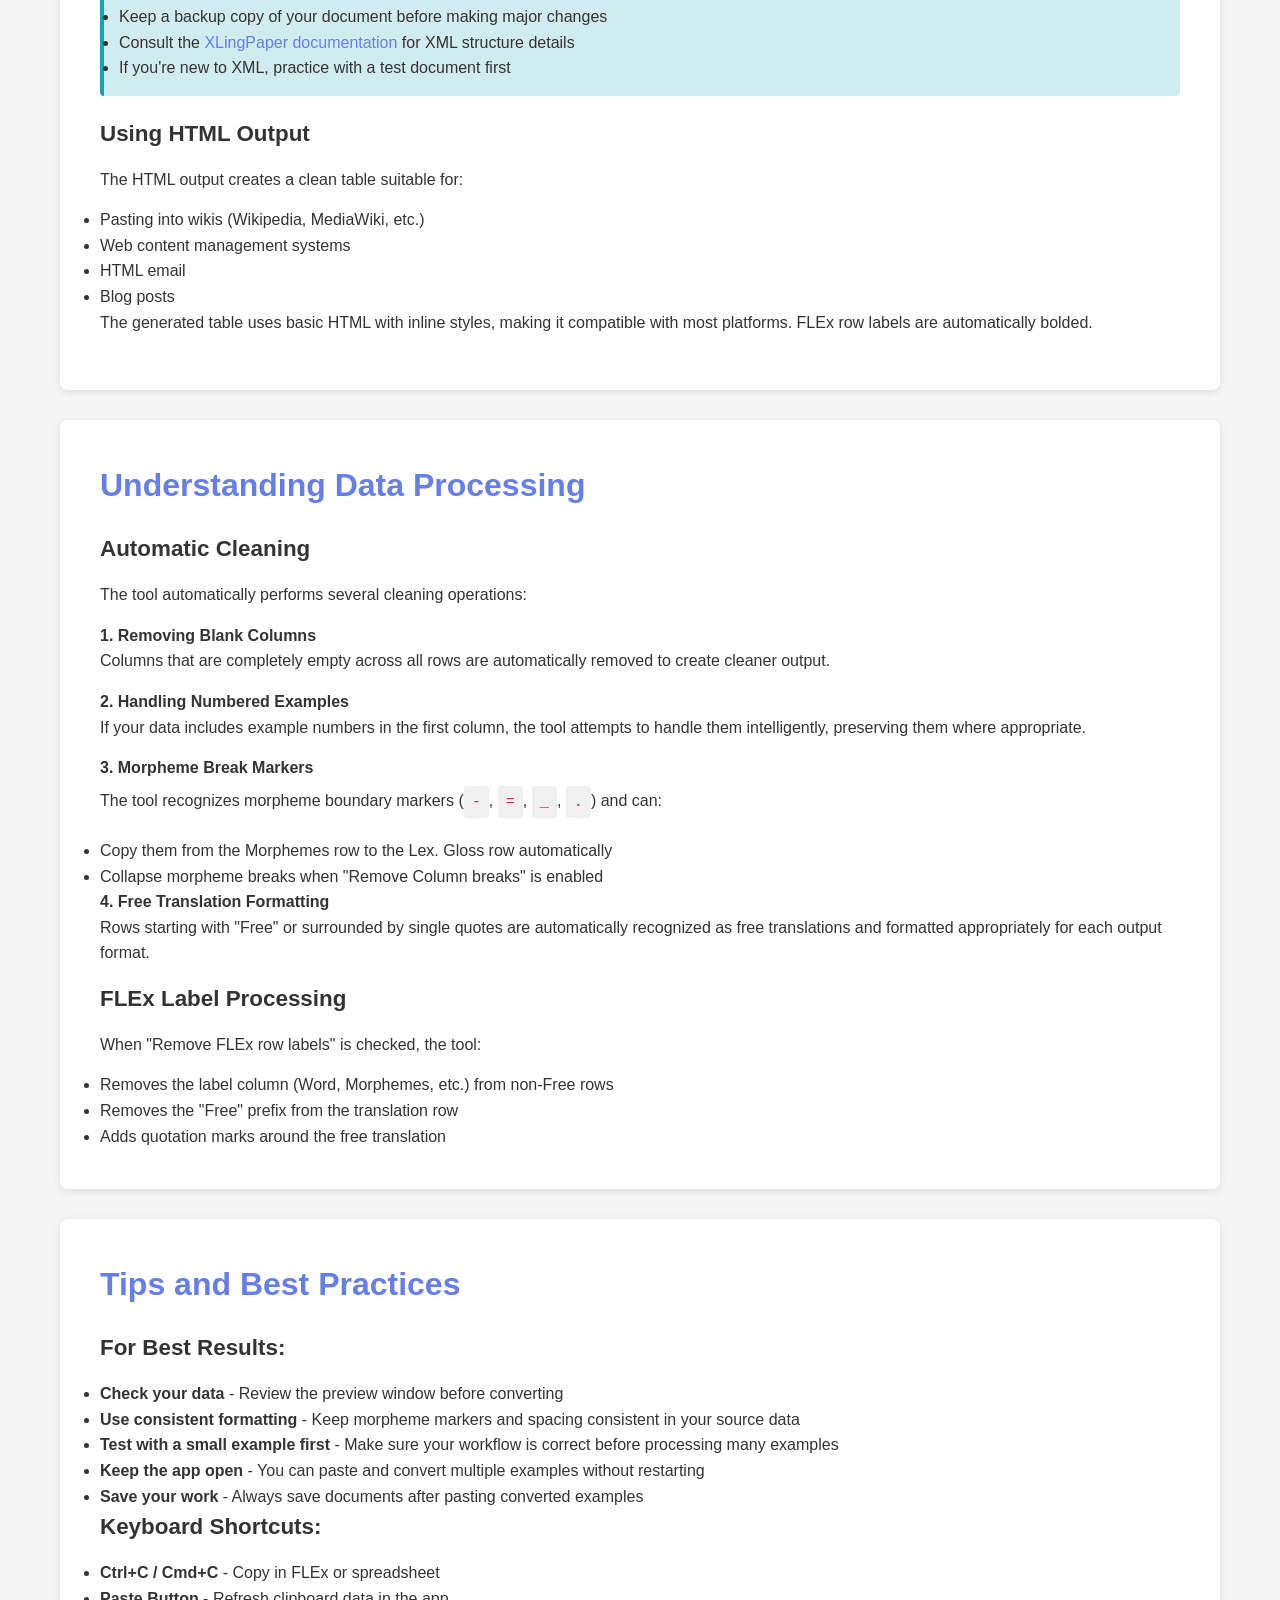
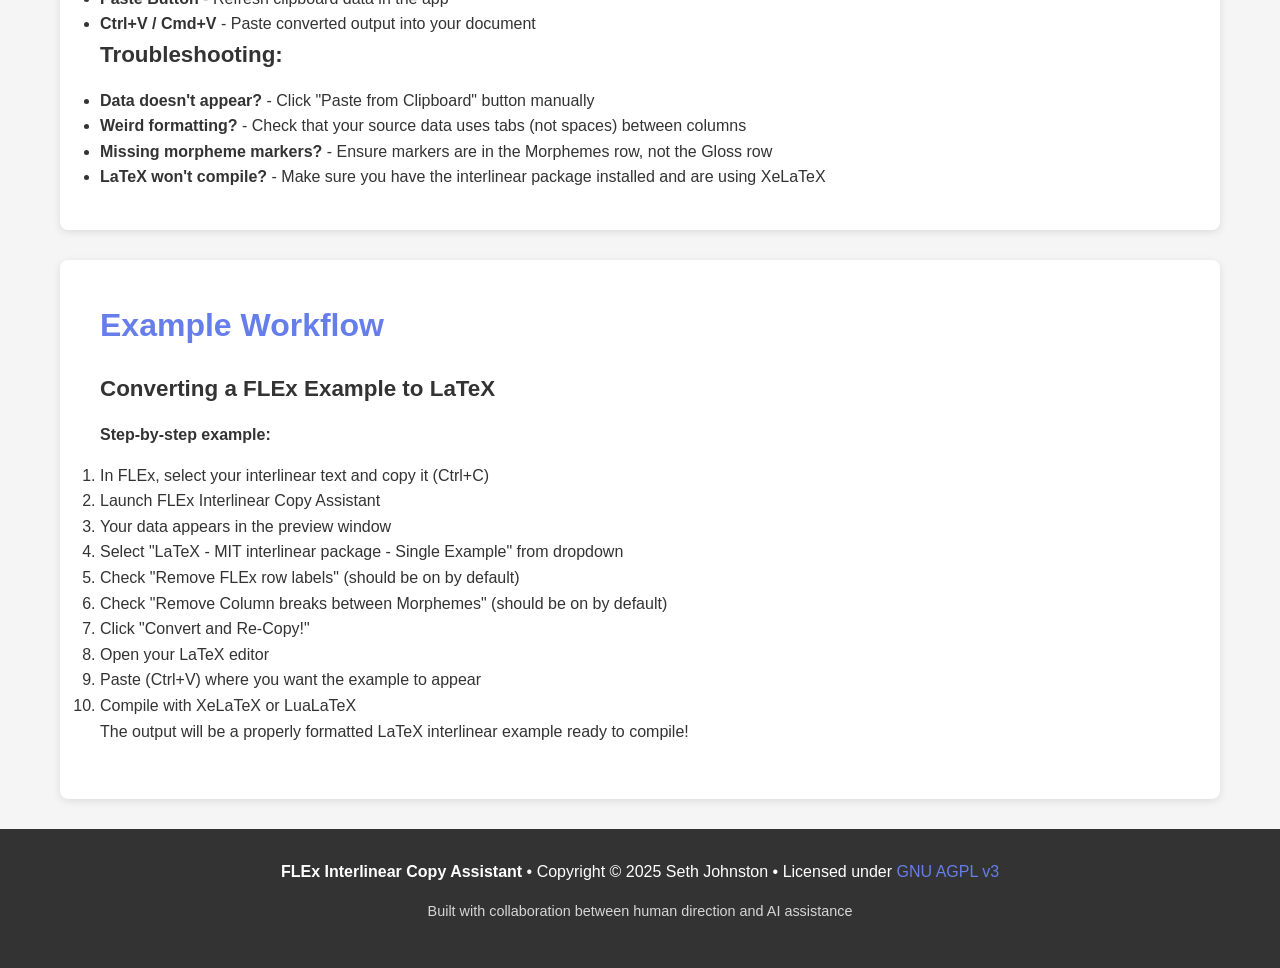
<file: docs/user-guide.html>
<!DOCTYPE html>
<html lang="en">
<head>
    <meta charset="UTF-8">
    <meta name="viewport" content="width=device-width, initial-scale=1.0">
    <title>User Guide - FLEx Interlinear Copy Assistant</title>
    <link rel="stylesheet" href="styles.css">
</head>
<body>
    <header>
        <div class="container">
            <h1>📖 User Guide</h1>
            <p class="tagline">Complete instructions for using FLEx Interlinear Copy Assistant</p>
        </div>
    </header>

    <nav>
        <div class="container">
            <ul>
                <li><a href="index.html">Home</a></li>
                <li><a href="user-guide.html" class="active">User Guide</a></li>
                <li><a href="limitations.html">Known Issues</a></li>
                <li><a href="https://github.com/rulingAnts/flex-interlinear-copy" target="_blank">GitHub</a></li>
            </ul>
        </div>
    </nav>

    <main class="container">
        <section id="getting-started">
            <h2>Getting Started</h2>
            
            <h3>Installation</h3>
            
            <h4>Windows Users</h4>
            <ol>
                <li>Download <code>FLEx.Interlinear.Copy.Assistant.exe</code> from the <a href="https://github.com/rulingAnts/flex-interlinear-copy/releases/latest" target="_blank">latest release</a></li>
                <li>No installation required - just double-click the .exe file to run</li>
                <li>Windows may show a security warning for downloaded files - click "More info" then "Run anyway"</li>
            </ol>

            <h4>macOS and Linux Users</h4>
            <ol>
                <li>Ensure Python 3.x is installed on your system</li>
                <li>Install the required dependency:
                    <br><code>pip install pyperclip</code>
                </li>
                <li>Download <a href="https://raw.githubusercontent.com/rulingAnts/flex-interlinear-copy/main/flex-interlinear-copy.py">flex-interlinear-copy.py</a></li>
                <li>Run the script:
                    <br><code>python3 flex-interlinear-copy.py</code>
                </li>
            </ol>

            <div class="info">
                <strong>Note for macOS users:</strong> You may need to grant clipboard access permissions when first running the application.
            </div>
        </section>

        <section id="basic-workflow">
            <h2>Basic Workflow</h2>
            
            <p>The typical workflow for using this tool follows these steps:</p>

            <h3>Step 1: Copy Your Data</h3>
            <p>
                In FLEx or your spreadsheet application, select and copy the interlinear data you want to convert.
                The data should be in tab-separated format with rows like:
            </p>
            <ul>
                <li><strong>Word</strong> - the source language words</li>
                <li><strong>Morphemes</strong> - morphological breakdown with boundary markers (-, =, .)</li>
                <li><strong>Lex. Gloss</strong> - glosses for each morpheme</li>
                <li><strong>Word Gloss</strong> - word-level glosses</li>
                <li><strong>Free</strong> - free translation (full sentence)</li>
            </ul>

            <h3>Step 2: Launch the Application</h3>
            <p>
                When you start the application, it automatically pastes the current clipboard contents into the preview window.
                You'll see your data displayed in a text box at the top of the window.
            </p>

            <h3>Step 3: Select Output Format</h3>
            <p>Use the dropdown menu to choose your desired output format:</p>
            
            <h4>LaTeX Options:</h4>
            <ul>
                <li><strong>Single Example</strong> - For standalone numbered examples</li>
                <li><strong>New List Example</strong> - Creates a new list environment with sub-examples</li>
                <li><strong>Add to Existing List Example</strong> - Adds an item to an existing list</li>
            </ul>

            <h4>XLingPaper Options:</h4>
            <ul>
                <li><strong>Single Interlinear Example</strong> - Standard example format</li>
                <li><strong>List Interlinear - Create New List</strong> - New list with examples</li>
                <li><strong>List Interlinear - Add Item to Existing List</strong> - Add to existing list</li>
            </ul>

            <h4>Other Formats:</h4>
            <ul>
                <li><strong>Spreadsheet App</strong> - Returns clean TSV data</li>
                <li><strong>HTML Table</strong> - For web display or wikis</li>
            </ul>

            <h3>Step 4: Configure Options</h3>
            <p>Use the checkboxes to customize the output:</p>
            <ul>
                <li><strong>Enable Predefined LaTeX Styles</strong> - Use custom LaTeX commands like <code>\extitle{}</code> instead of built-in formatting</li>
                <li><strong>Remove Column breaks between Morphemes</strong> - Enforces word alignment instead of morpheme alignment (checked by default)</li>
                <li><strong>Remove FLEx row labels</strong> - Removes labels like "Word", "Morphemes", etc. from the output (checked by default)</li>
            </ul>

            <h3>Step 5: Convert and Copy</h3>
            <p>
                Click the <strong>"Convert and Re-Copy!"</strong> button. The converted output is automatically
                copied to your clipboard, ready to paste into your document.
            </p>

            <h3>Step 6: Paste into Your Document</h3>
            <p>
                Go to your LaTeX editor, Word processor, or XML editor and paste (Ctrl+V or Cmd+V).
                The formatted interlinear text will be inserted.
            </p>
        </section>

        <section id="manual-entry">
            <h2>Manual Entry Mode</h2>
            
            <p>
                If you don't have data in FLEx, or want to create examples from scratch, use the manual entry feature:
            </p>

            <ol>
                <li>Click <strong>"Manually Enter Interlinear Example..."</strong> button</li>
                <li>Type or paste a source-language sentence in the dialog that appears</li>
                <li>A spreadsheet-like editor opens with your sentence split into cells</li>
                <li>Add rows for morphemes, glosses, etc. using the <strong>"Add Row"</strong> button</li>
                <li>Use <strong>"Split Cell"</strong> to divide a cell at the cursor position</li>
                <li>Use <strong>"Delete Row"</strong> to remove unwanted rows</li>
                <li>Enter the free translation in the text field at the bottom</li>
                <li>Click <strong>"Done"</strong> when finished</li>
            </ol>

            <div class="warning">
                <strong>Known Issue:</strong> The manual editor has some bugs and may not work reliably in all cases.
                This is a known limitation being actively worked on.
            </div>
        </section>

        <section id="format-specific">
            <h2>Format-Specific Instructions</h2>

            <h3>📝 Recommended: Using Overleaf.com (Online LaTeX Editor)</h3>
            
            <p>
                <strong><a href="https://www.overleaf.com" target="_blank">Overleaf.com</a> is the easiest way to use LaTeX output from this tool.</strong> 
                It's a free online editor that requires no software installation and automatically handles compilation. 
                Follow these detailed steps:
            </p>

            <h4>Step 1: Create or Open Your Project</h4>
            <ol>
                <li>Go to <a href="https://www.overleaf.com" target="_blank">www.overleaf.com</a> and sign in (or create a free account)</li>
                <li>Either create a <strong>New Project</strong> (green button) or open an existing project</li>
                <li>If creating new, select "Blank Project" and give it a name</li>
            </ol>

            <h4>Step 2: ⚙️ Configure the Compiler (CRITICAL)</h4>
            <div class="warning">
                <strong>⚠️ IMPORTANT:</strong> You <strong>MUST</strong> change the compiler to XeLaTeX or LuaLaTeX. 
                The default pdfLaTeX will NOT work with interlinear examples and may not support IPA characters.
            </div>
            
            <ol>
                <li>Click the <strong>Menu</strong> button in the top-left corner (looks like three horizontal lines ☰)</li>
                <li>The settings panel opens on the left side of the screen</li>
                <li>Scroll down to find the <strong>"Compiler"</strong> dropdown menu</li>
                <li>Click on it and select either:
                    <ul>
                        <li><strong>XeLaTeX</strong> (recommended) - better font support</li>
                        <li><strong>LuaLaTeX</strong> (also works well)</li>
                    </ul>
                </li>
                <li>The menu will automatically save your choice - you'll see "Compiler: XeLaTeX" displayed</li>
            </ol>

            <h4>Step 3: 📦 Upload the MIT Interlinear Package</h4>
            <ol>
                <li>Download the <a href="https://ctan.math.washington.edu/tex-archive/macros/latex/contrib/interlinear/interlinear.sty" target="_blank">interlinear.sty file</a> (right-click → Save As)</li>
                <li>In Overleaf, look at the left sidebar where your project files are listed</li>
                <li>Find and click the <strong>"Upload"</strong> icon/button (usually at the top of the file list, looks like an upload arrow ⬆)</li>
                <li>Select "Project Files" from the dropdown</li>
                <li>Click "Select files" and choose the <code>interlinear.sty</code> file you downloaded</li>
                <li>Click "Upload" - the file will appear in your project file list</li>
            </ol>

            <h4>Step 4: 🔧 Configure Your Document Preamble</h4>
            <p>In your main <code>.tex</code> file (usually <code>main.tex</code>), add these lines <strong>after</strong> the <code>\documentclass{...}</code> line but <strong>before</strong> <code>\begin{document}</code>:</p>
            
            <pre><code>% Required package for interlinear examples
\usepackage{interlinear}

% Required for IPA characters and special fonts
\usepackage{fontspec}

% Recommended: Set a font that supports IPA (Charis SIL)
\setmainfont{Charis SIL}</code></pre>

            <div class="info">
                <strong>About Charis SIL:</strong> This is a free font designed for linguistic work with excellent IPA character support. 
                Overleaf has it pre-installed, so just adding <code>\setmainfont{Charis SIL}</code> will work immediately!
            </div>

            <h4>Step 5 (Optional): Add Custom LaTeX Styles</h4>
            <p>If you enabled "Predefined LaTeX Styles" in the FLEx Interlinear Copy Assistant, add these commands to your preamble (after the packages):</p>
            <pre><code>% Custom formatting commands
\newcommand{\extitle}[1]{\textbf{\underline{#1}}}
\newcommand{\exsubtitle}[1]{\textit{#1}}
\newcommand{\txtref}[1]{\hfill\textit{#1}}</code></pre>

            <h4>Step 6: ✂️ Paste Your Interlinear Examples</h4>
            <ol>
                <li>In the document body (between <code>\begin{document}</code> and <code>\end{document}</code>), place your cursor where you want the example</li>
                <li>Paste the LaTeX code you copied from FLEx Interlinear Copy Assistant (Ctrl+V or Cmd+V)</li>
                <li>The code will include <code>\begin{exe}</code>, <code>\ex</code>, <code>\glll</code> or <code>\gll</code> commands, and <code>\end{exe}</code></li>
            </ol>

            <h4>Step 7: ▶️ Compile and View</h4>
            <ol>
                <li>Click the green <strong>"Recompile"</strong> button at the top of the preview pane</li>
                <li>Wait a few seconds for compilation to complete</li>
                <li>Your formatted interlinear examples will appear in the PDF preview on the right!</li>
                <li>If you see errors, they'll appear in red at the bottom - click on them to see details</li>
            </ol>

            <div class="info">
                <strong>💡 Pro Tips:</strong>
                <ul style="margin-top: 10px;">
                    <li>Overleaf auto-saves constantly - no need to manually save</li>
                    <li>Turn on "Auto Compile" (in the Menu) to see updates as you type</li>
                    <li>Use the "History" feature to revert to earlier versions if needed</li>
                    <li>Download your project as a ZIP file using Menu → Download → Source</li>
                </ul>
            </div>

            <h3>🖥️ Using LaTeX on Your Computer (Advanced Users)</h3>
            
            <p>If you prefer to use LaTeX on your local machine:</p>

            <h4>Prerequisites:</h4>
            <ul>
                <li>Install a TeX distribution: <a href="https://www.tug.org/texlive/" target="_blank">TeX Live</a> (Linux/Mac) or <a href="https://miktex.org/" target="_blank">MiKTeX</a> (Windows)</li>
                <li>Download the <a href="https://ctan.math.washington.edu/tex-archive/macros/latex/contrib/interlinear/interlinear.sty" target="_blank">MIT interlinear package</a> and place it in your project folder</li>
                <li>Install <a href="https://software.sil.org/charis/" target="_blank">Charis SIL font</a> for IPA character support</li>
                <li>Compile using <code>xelatex</code> or <code>lualatex</code> command (not <code>pdflatex</code>)</li>
            </ul>

            <h3>📄 Using XLingPaper (XML Mind Editor)</h3>
            
            <p>
                <strong>XLingPaper</strong> is a specialized XML editor for linguistic papers developed by SIL International. 
                It uses XML Mind XMLEditor as its underlying editor. 
                <a href="https://software.sil.org/xlingpaper/" target="_blank">Learn more at SIL's website</a>.
            </p>

            <div class="warning">
                <strong>⚠️ CRITICAL:</strong> XLingPaper does NOT allow pasting code into the graphical (WYSIWYG) editor. 
                You <strong>MUST</strong> switch to XML Source view to insert examples.
            </div>

            <h4>Step 1: 🎯 Position Your Cursor</h4>
            <ol>
                <li>Open your XLingPaper document in XMLMind</li>
                <li>In the <strong>graphical view</strong> (default WYSIWYG view), click where you want to insert your interlinear example</li>
                <li>This could be in a section, a paragraph, or inside an example environment</li>
                <li>Make note of your location - you'll need to find it in the XML code</li>
            </ol>

            <h4>Step 2: 🔄 Switch to XML Source View</h4>
            <ol>
                <li>Go to the menu bar at the top</li>
                <li>Click <strong>View → XML Source</strong> (or press the keyboard shortcut if configured)</li>
                <li>The editor switches to show the raw XML code of your document</li>
                <li>You'll see tags like <code>&lt;section&gt;</code>, <code>&lt;p&gt;</code>, <code>&lt;example&gt;</code>, etc.</li>
            </ol>

            <h4>Step 3: 🔍 Find the Correct Insertion Point</h4>
            <ol>
                <li>Locate the XML tags corresponding to where you clicked in the graphical view</li>
                <li>Look for appropriate container tags:
                    <ul>
                        <li>Inside an <code>&lt;example&gt;</code> tag for a new interlinear</li>
                        <li>After a <code>&lt;/example&gt;</code> closing tag to add a new example</li>
                        <li>Inside a <code>&lt;listInterlinear&gt;</code> if adding to an existing list</li>
                    </ul>
                </li>
                <li>Place your cursor at the insertion point (usually just before a closing tag or after content)</li>
            </ol>

            <h4>Step 4: ✂️ Paste the XLingPaper XML Code</h4>
            <ol>
                <li>Paste the XML code you copied from FLEx Interlinear Copy Assistant (Ctrl+V or Cmd+V)</li>
                <li>The pasted code will include tags like:
                    <ul>
                        <li><code>&lt;example&gt;</code>, <code>&lt;interlinear&gt;</code> for single examples</li>
                        <li><code>&lt;listInterlinear&gt;</code> for list items</li>
                        <li><code>&lt;lineGroup&gt;</code>, <code>&lt;line&gt;</code>, <code>&lt;wrd&gt;</code> for the interlinear structure</li>
                        <li><code>&lt;free&gt;</code> for free translations</li>
                    </ul>
                </li>
                <li>Make sure the pasted code is properly nested within the existing XML structure</li>
            </ol>

            <div class="warning">
                <strong>⚠️ Be Very Careful:</strong> Incorrect XML placement can corrupt your document! 
                Make sure opening and closing tags match and are properly nested.
            </div>

            <h4>Step 5: ✅ Validate and Switch Back</h4>
            <ol>
                <li>XMLMind will usually highlight XML syntax errors in red if there are any problems</li>
                <li>Check that all your opening tags have matching closing tags</li>
                <li>Go back to <strong>View → Normal View</strong> (or WYSIWYG view) to see the formatted result</li>
                <li>Your interlinear example should now appear in the document!</li>
            </ol>

            <h4>Step 6: 💾 Save and Continue</h4>
            <ol>
                <li>Save your document (Ctrl+S or Cmd+S)</li>
                <li>If XMLMind reports validation errors, go back to XML Source view to fix them</li>
                <li>You can now continue editing or add more examples using the same process</li>
            </ol>

            <div class="info">
                <strong>💡 XLingPaper Tips:</strong>
                <ul style="margin-top: 10px;">
                    <li><strong>Always save before switching views</strong> - this helps prevent data loss</li>
                    <li><strong>Use Ctrl+Z (Undo)</strong> if something goes wrong</li>
                    <li>Keep a backup copy of your document before making major changes</li>
                    <li>Consult the <a href="https://software.sil.org/xlingpaper/documentation/" target="_blank">XLingPaper documentation</a> for XML structure details</li>
                    <li>If you're new to XML, practice with a test document first</li>
                </ul>
            </div>

            <h3>Using HTML Output</h3>
            
            <p>
                The HTML output creates a clean table suitable for:
            </p>
            <ul>
                <li>Pasting into wikis (Wikipedia, MediaWiki, etc.)</li>
                <li>Web content management systems</li>
                <li>HTML email</li>
                <li>Blog posts</li>
            </ul>

            <p>
                The generated table uses basic HTML with inline styles, making it compatible with most platforms.
                FLEx row labels are automatically bolded.
            </p>
        </section>

        <section id="data-processing">
            <h2>Understanding Data Processing</h2>

            <h3>Automatic Cleaning</h3>
            <p>The tool automatically performs several cleaning operations:</p>

            <h4>1. Removing Blank Columns</h4>
            <p>
                Columns that are completely empty across all rows are automatically removed to create cleaner output.
            </p>

            <h4>2. Handling Numbered Examples</h4>
            <p>
                If your data includes example numbers in the first column, the tool attempts to handle them
                intelligently, preserving them where appropriate.
            </p>

            <h4>3. Morpheme Break Markers</h4>
            <p>
                The tool recognizes morpheme boundary markers (<code>-</code>, <code>=</code>, <code>_</code>, <code>.</code>)
                and can:
            </p>
            <ul>
                <li>Copy them from the Morphemes row to the Lex. Gloss row automatically</li>
                <li>Collapse morpheme breaks when "Remove Column breaks" is enabled</li>
            </ul>

            <h4>4. Free Translation Formatting</h4>
            <p>
                Rows starting with "Free" or surrounded by single quotes are automatically recognized as
                free translations and formatted appropriately for each output format.
            </p>

            <h3>FLEx Label Processing</h3>
            <p>
                When "Remove FLEx row labels" is checked, the tool:
            </p>
            <ul>
                <li>Removes the label column (Word, Morphemes, etc.) from non-Free rows</li>
                <li>Removes the "Free" prefix from the translation row</li>
                <li>Adds quotation marks around the free translation</li>
            </ul>
        </section>

        <section id="tips">
            <h2>Tips and Best Practices</h2>

            <h3>For Best Results:</h3>
            <ul>
                <li><strong>Check your data</strong> - Review the preview window before converting</li>
                <li><strong>Use consistent formatting</strong> - Keep morpheme markers and spacing consistent in your source data</li>
                <li><strong>Test with a small example first</strong> - Make sure your workflow is correct before processing many examples</li>
                <li><strong>Keep the app open</strong> - You can paste and convert multiple examples without restarting</li>
                <li><strong>Save your work</strong> - Always save documents after pasting converted examples</li>
            </ul>

            <h3>Keyboard Shortcuts:</h3>
            <ul>
                <li><strong>Ctrl+C / Cmd+C</strong> - Copy in FLEx or spreadsheet</li>
                <li><strong>Paste Button</strong> - Refresh clipboard data in the app</li>
                <li><strong>Ctrl+V / Cmd+V</strong> - Paste converted output into your document</li>
            </ul>

            <h3>Troubleshooting:</h3>
            <ul>
                <li><strong>Data doesn't appear?</strong> - Click "Paste from Clipboard" button manually</li>
                <li><strong>Weird formatting?</strong> - Check that your source data uses tabs (not spaces) between columns</li>
                <li><strong>Missing morpheme markers?</strong> - Ensure markers are in the Morphemes row, not the Gloss row</li>
                <li><strong>LaTeX won't compile?</strong> - Make sure you have the interlinear package installed and are using XeLaTeX</li>
            </ul>
        </section>

        <section id="examples">
            <h2>Example Workflow</h2>

            <h3>Converting a FLEx Example to LaTeX</h3>

            <p><strong>Step-by-step example:</strong></p>

            <ol>
                <li>In FLEx, select your interlinear text and copy it (Ctrl+C)</li>
                <li>Launch FLEx Interlinear Copy Assistant</li>
                <li>Your data appears in the preview window</li>
                <li>Select "LaTeX - MIT interlinear package - Single Example" from dropdown</li>
                <li>Check "Remove FLEx row labels" (should be on by default)</li>
                <li>Check "Remove Column breaks between Morphemes" (should be on by default)</li>
                <li>Click "Convert and Re-Copy!"</li>
                <li>Open your LaTeX editor</li>
                <li>Paste (Ctrl+V) where you want the example to appear</li>
                <li>Compile with XeLaTeX or LuaLaTeX</li>
            </ol>

            <p>
                The output will be a properly formatted LaTeX interlinear example ready to compile!
            </p>
        </section>
    </main>

    <footer>
        <div class="container">
            <p>
                <strong>FLEx Interlinear Copy Assistant</strong> • 
                Copyright © 2025 Seth Johnston • 
                Licensed under <a href="https://www.gnu.org/licenses/agpl-3.0.html" target="_blank">GNU AGPL v3</a>
            </p>
            <p class="credits">
                Built with collaboration between human direction and AI assistance
            </p>
        </div>
    </footer>
</body>
</html>
</file>
<file: docs/styles.css>
/* Reset and Base Styles */
* {
    margin: 0;
    padding: 0;
    box-sizing: border-box;
}

body {
    font-family: -apple-system, BlinkMacSystemFont, 'Segoe UI', Roboto, 'Helvetica Neue', Arial, sans-serif;
    line-height: 1.6;
    color: #333;
    background-color: #f5f5f5;
}

.container {
    max-width: 1200px;
    margin: 0 auto;
    padding: 0 20px;
}

/* Header */
header {
    background: linear-gradient(135deg, #667eea 0%, #764ba2 100%);
    color: white;
    padding: 60px 0 40px;
    text-align: center;
}

header h1 {
    font-size: 2.5em;
    margin-bottom: 10px;
    font-weight: 700;
}

.tagline {
    font-size: 1.2em;
    opacity: 0.95;
    font-weight: 300;
}

/* Navigation */
nav {
    background-color: #fff;
    box-shadow: 0 2px 4px rgba(0,0,0,0.1);
    position: sticky;
    top: 0;
    z-index: 100;
}

nav ul {
    list-style: none;
    display: flex;
    justify-content: center;
    flex-wrap: wrap;
}

nav li {
    margin: 0;
}

nav a {
    display: block;
    padding: 15px 25px;
    color: #333;
    text-decoration: none;
    font-weight: 500;
    transition: all 0.3s ease;
}

nav a:hover {
    background-color: #f0f0f0;
    color: #667eea;
}

nav a.active {
    color: #667eea;
    border-bottom: 3px solid #667eea;
}

/* Main Content */
main {
    padding: 40px 20px;
}

section {
    background: white;
    margin-bottom: 30px;
    padding: 40px;
    border-radius: 8px;
    box-shadow: 0 2px 8px rgba(0,0,0,0.1);
}

h2 {
    color: #667eea;
    font-size: 2em;
    margin-bottom: 20px;
    font-weight: 600;
}

h3 {
    color: #333;
    font-size: 1.4em;
    margin-bottom: 15px;
    font-weight: 600;
}

p {
    margin-bottom: 15px;
}

/* Hero Section */
.hero {
    text-align: center;
}

.hero p {
    font-size: 1.1em;
    color: #555;
}

/* Downloads Section */
.downloads {
    background: linear-gradient(135deg, #f5f7fa 0%, #c3cfe2 100%);
}

.download-options {
    display: grid;
    grid-template-columns: repeat(auto-fit, minmax(300px, 1fr));
    gap: 30px;
    margin: 30px 0;
}

.download-card {
    background: white;
    padding: 30px;
    border-radius: 8px;
    box-shadow: 0 4px 12px rgba(0,0,0,0.15);
    text-align: center;
}

.download-card h3 {
    color: #667eea;
    margin-bottom: 15px;
}

.download-button {
    display: inline-block;
    background: #667eea;
    color: white;
    padding: 15px 30px;
    text-decoration: none;
    border-radius: 5px;
    font-weight: 600;
    margin: 15px 0;
    transition: all 0.3s ease;
}

.download-button:hover {
    background: #764ba2;
    transform: translateY(-2px);
    box-shadow: 0 4px 8px rgba(0,0,0,0.2);
}

.file-info {
    font-size: 0.9em;
    color: #666;
    margin-top: 10px;
}

.code-instructions {
    text-align: left;
    background: #f8f8f8;
    padding: 20px;
    border-radius: 5px;
    margin-top: 15px;
}

.code-instructions ol {
    margin-left: 20px;
    margin-top: 10px;
}

.code-instructions li {
    margin-bottom: 10px;
}

code {
    background: #f0f0f0;
    padding: 4px 8px;
    border-radius: 3px;
    font-family: 'Courier New', monospace;
    font-size: 0.95em;
    color: #c7254e;
    display: inline-block;
    margin: 5px 0;
}

.latest-release {
    text-align: center;
    margin-top: 30px;
    padding-top: 20px;
    border-top: 2px solid #ddd;
}

/* Features Section */
.feature-grid {
    display: grid;
    grid-template-columns: repeat(auto-fit, minmax(280px, 1fr));
    gap: 25px;
    margin-top: 30px;
}

.feature {
    padding: 20px;
    background: #f8f9fa;
    border-radius: 5px;
    border-left: 4px solid #667eea;
}

.feature h3 {
    color: #667eea;
    font-size: 1.2em;
    margin-bottom: 10px;
}

/* Quick Start Section */
.steps {
    margin-left: 30px;
    counter-reset: step-counter;
}

.steps li {
    margin-bottom: 20px;
    padding-left: 20px;
    position: relative;
    font-size: 1.05em;
}

.steps li::before {
    counter-increment: step-counter;
    content: counter(step-counter);
    position: absolute;
    left: -30px;
    top: 0;
    background: #667eea;
    color: white;
    width: 25px;
    height: 25px;
    border-radius: 50%;
    display: flex;
    align-items: center;
    justify-content: center;
    font-weight: bold;
    font-size: 0.9em;
}

.cta {
    text-align: center;
    margin-top: 30px;
}

.button {
    display: inline-block;
    background: #667eea;
    color: white;
    padding: 12px 30px;
    text-decoration: none;
    border-radius: 5px;
    font-weight: 600;
    transition: all 0.3s ease;
}

.button:hover {
    background: #764ba2;
    transform: translateY(-2px);
}

/* Use Cases Section */
.use-cases ul {
    margin-left: 30px;
}

.use-cases li {
    margin-bottom: 15px;
    font-size: 1.05em;
}

/* Support Section */
.support-grid {
    display: grid;
    grid-template-columns: repeat(auto-fit, minmax(250px, 1fr));
    gap: 25px;
    margin-top: 30px;
}

.support-card {
    padding: 20px;
    background: #f8f9fa;
    border-radius: 5px;
    text-align: center;
}

.support-card h3 {
    color: #667eea;
    margin-bottom: 15px;
}

.support-card a {
    color: #667eea;
    font-weight: 600;
}

/* Footer */
footer {
    background-color: #333;
    color: white;
    padding: 30px 0;
    text-align: center;
}

footer a {
    color: #667eea;
    text-decoration: none;
}

footer a:hover {
    text-decoration: underline;
}

.credits {
    font-size: 0.9em;
    opacity: 0.8;
    margin-top: 10px;
}

/* Links */
a {
    color: #667eea;
    text-decoration: none;
}

a:hover {
    text-decoration: underline;
}

/* Responsive Design */
@media (max-width: 768px) {
    header h1 {
        font-size: 1.8em;
    }
    
    .tagline {
        font-size: 1em;
    }
    
    section {
        padding: 25px;
    }
    
    h2 {
        font-size: 1.6em;
    }
    
    nav a {
        padding: 12px 15px;
        font-size: 0.95em;
    }
}

/* Tables */
table {
    width: 100%;
    border-collapse: collapse;
    margin: 20px 0;
}

th, td {
    padding: 12px;
    text-align: left;
    border-bottom: 1px solid #ddd;
}

th {
    background-color: #667eea;
    color: white;
    font-weight: 600;
}

tr:hover {
    background-color: #f5f5f5;
}

/* Warning/Note Boxes */
.warning {
    background-color: #fff3cd;
    border-left: 4px solid #ffc107;
    padding: 15px;
    margin: 20px 0;
    border-radius: 4px;
}

.info {
    background-color: #d1ecf1;
    border-left: 4px solid #17a2b8;
    padding: 15px;
    margin: 20px 0;
    border-radius: 4px;
}

.error {
    background-color: #f8d7da;
    border-left: 4px solid #dc3545;
    padding: 15px;
    margin: 20px 0;
    border-radius: 4px;
}
</file>
